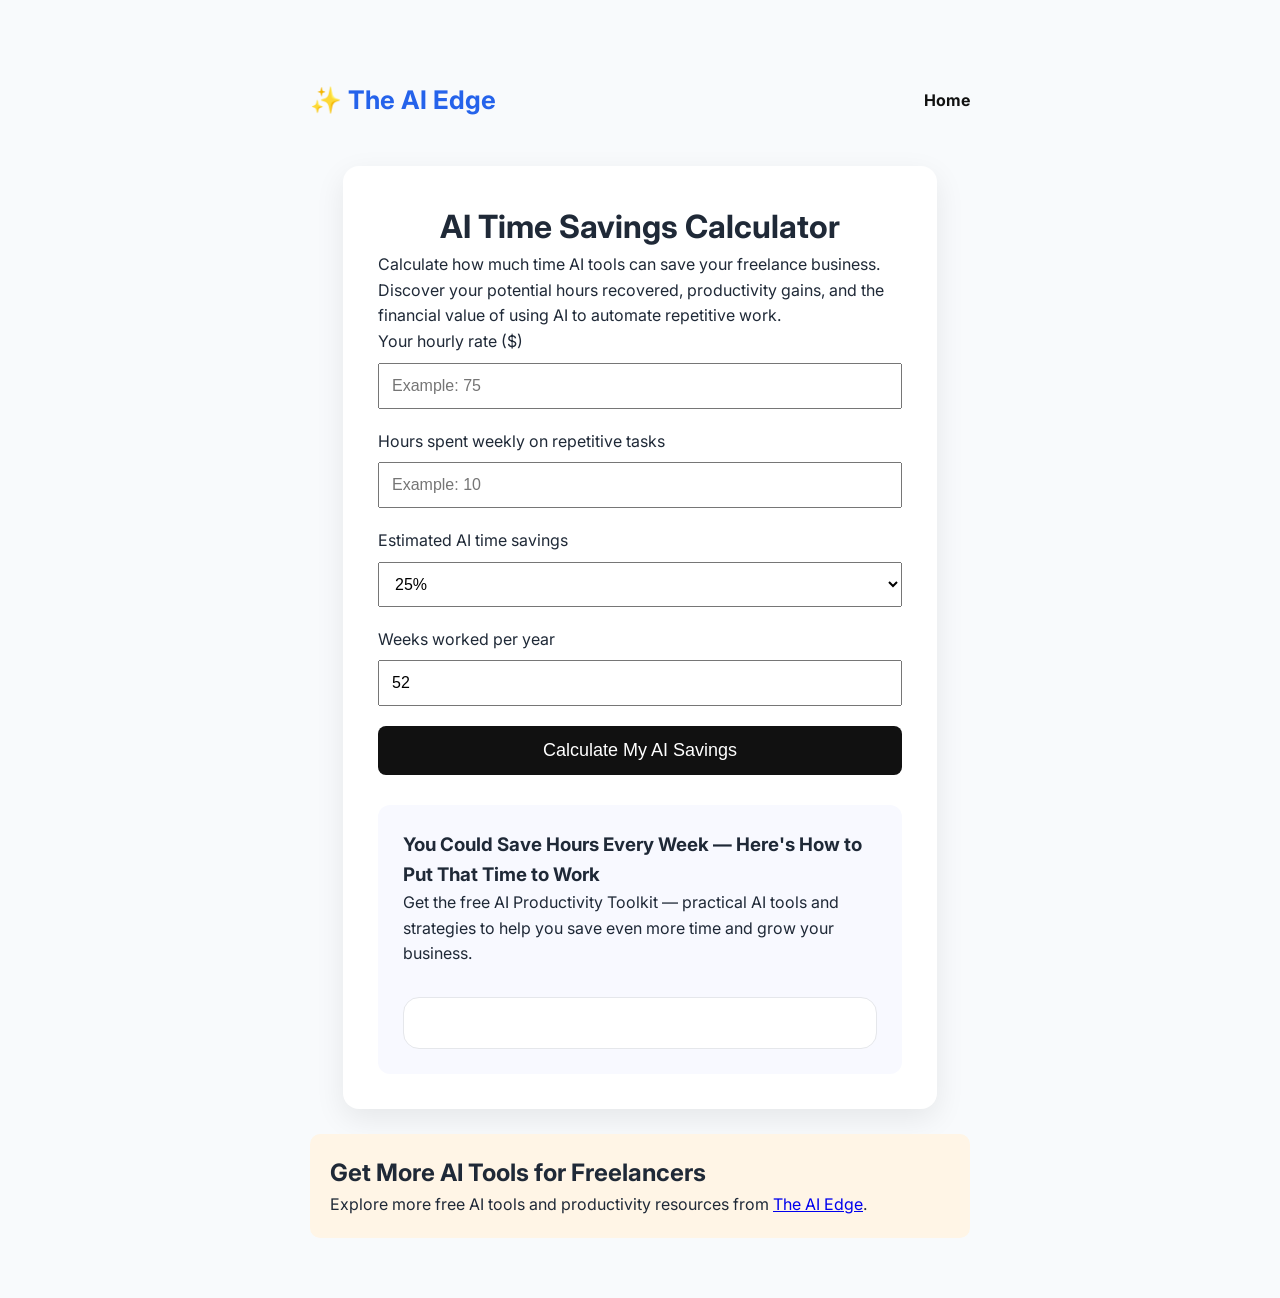
<file: ai-time-savings-calculator.html>
<!DOCTYPE html>
<html>
<head>
<!-- Google Tag Manager -->
<script>(function(w,d,s,l,i){w[l]=w[l]||[];w[l].push({'gtm.start':
new Date().getTime(),event:'gtm.js'});var f=d.getElementsByTagName(s)[0],
j=d.createElement(s),dl=l!='dataLayer'?'&l='+l:'';j.async=true;j.src=
'https://www.googletagmanager.com/gtm.js?id='+i+dl;f.parentNode.insertBefore(j,f);
})(window,document,'script','dataLayer','GTM-NW8MKMSH');</script>
<!-- End Google Tag Manager -->
<script async src="https://www.googletagmanager.com/gtag/js?id=G-TGD9NBG77E"></script>

<script>
window.dataLayer = window.dataLayer || [];

function gtag(){dataLayer.push(arguments);}

gtag('js', new Date());

gtag('config', 'G-TGD9NBG77E');
</script>
<title>AI Time Savings Calculator for Freelancers | The AI Edge</title>

<meta name="description" content="Calculate how much time and money AI tools can save your freelance business. Estimate weekly hours saved, annual productivity gains, and the value of your recovered time.">

<style>

body {
    font-family: Arial, sans-serif;
    max-width: 700px;
    margin: 40px auto;
    padding: 20px;
    background:#f7f7f7;
}

.container {

    background:white;
    padding:35px;
    border-radius:16px;
    box-shadow:0 10px 30px rgba(0,0,0,.08);
    margin-top:20px;

}

h1 {
    text-align:center;
}

input, select {
    width:100%;
    padding:12px;
    margin:8px 0 20px;
    font-size:16px;
}

button {
    width:100%;
    padding:14px;
    background:#111;
    color:white;
    border:none;
    border-radius:8px;
    font-size:18px;
    cursor:pointer;
}

button:hover {
    opacity:.85;
}

.result {
    margin-top:25px;
    padding:20px;
    background:#eef6ff;
    border-radius:10px;
    display:none;
}

.signup {
    margin-top:25px;
    padding:20px;
    background:#fff5e6;
    border-radius:10px;
}
#beehiiv-form {
    margin-top: 30px;
    padding: 25px;
    background: #ffffff;
    border-radius: 16px;
    border: 1px solid #e5e7eb;
}
.site-header {

display:flex;
justify-content:space-between;
align-items:center;
padding:20px 0;
margin-bottom:25px;

}


.logo {

font-size:28px;
font-weight:700;

}


.site-header a {

font-size:16px;
font-weight:bold;
text-decoration:none;
color:#111;

}
</style>
<script type="application/ld+json">
{
  "@context": "https://schema.org",
  "@type": "WebApplication",
  "name": "AI Time Savings Calculator",
  "description": "Calculate how much time and money AI tools can save your freelance business.",
  "applicationCategory": "BusinessApplication",
  "operatingSystem": "Web",
  "url": "https://lanurse92.github.io/freelance-calculator/ai-time-savings-calculator.html",
  "offers": {
    "@type": "Offer",
    "price": "0",
    "priceCurrency": "USD"
  }
}
</script>
<link rel="stylesheet" href="css/style.css">
</head>

<body>
<!-- Google Tag Manager (noscript) -->
<noscript><iframe src="https://www.googletagmanager.com/ns.html?id=GTM-NW8MKMSH"
height="0" width="0" style="display:none;visibility:hidden"></iframe></noscript>
<!-- End Google Tag Manager (noscript) -->
<div class="site-header">

    <div class="logo">
        ✨ The AI Edge
    </div>

    <a href="index.html">
        Home
    </a>

</div>

<div class="container">

<h1>AI Time Savings Calculator</h1>

<p>
Calculate how much time AI tools can save your freelance business. Discover your potential hours recovered, productivity gains, and the financial value of using AI to automate repetitive work.
</p>

<label>Your hourly rate ($)</label>
<input id="rate" type="number" placeholder="Example: 75">

<label>Hours spent weekly on repetitive tasks</label>
<input id="hours" type="number" placeholder="Example: 10">


<label>Estimated AI time savings</label>

<select id="saving">
<option value="0.25">25%</option>
<option value="0.50">50%</option>
<option value="0.75">75%</option>
</select>


<label>Weeks worked per year</label>

<input id="weeks" type="number" value="52">

<button onclick="calculate(); trackCalculator()">
Calculate My AI Savings
</button>

<div class="result" id="result">

    <h2>Your AI Savings Results</h2>

    <div class="result-grid">

        <div class="result-card">
            <span>Time Saved</span>
            <strong id="timeSaved">--</strong>
        </div>

        <div class="result-card">
            <span>Monthly Value</span>
            <strong id="moneySaved">--</strong>
        </div>

        <div class="result-card">
            <span>Yearly Impact</span>
            <strong id="yearlySaved">--</strong>
        </div>

    </div>

</div>
    <div class="cta-box">

    <h3>You Could Save <span id="ctaTimeHighlight">Hours</span> Every Week — Here's How to Put That Time to Work</h3>

    <p>
        Get the free AI Productivity Toolkit — practical AI tools and
        strategies to help you save even more time and grow your business.
    </p>

    <div id="beehiiv-form">

        <script async src="https://subscribe-forms.beehiiv.com/v3/loader.js" data-beehiiv-form="bd93e433-dab6-4eb0-808a-efa3aaccf06a"></script>

    </div>
</div>

</div>

<div class="signup">

<h2>Get More AI Tools for Freelancers</h2>

<p>
    Explore more free AI tools and productivity resources from 
    <a href="index.html">The AI Edge</a>.
</p>

</div>


<script>

function calculate(){
let rate = Number(document.getElementById("rate").value);
let hours = Number(document.getElementById("hours").value);
let saving = Number(document.getElementById("saving").value);
let weeks = Number(document.getElementById("weeks").value);


let savedHoursWeekly = hours * saving;

let savedHoursYearly = savedHoursWeekly * weeks;

let value = savedHoursYearly * rate;

// Save calculator values for the homepage
localStorage.setItem("aiRate", rate.toFixed(0));

localStorage.setItem(
    "aiTimeSaved",
    Math.round(savedHoursWeekly)
);

localStorage.setItem(
    "aiAnnualValue",
    Math.round(value)
);


document.getElementById("result").style.display="block";


document.getElementById("result").innerHTML = `

<h2>Your AI Savings Results</h2>

<div class="result-grid">

    <div class="result-card">
        <h3>Hours Saved Weekly</h3>
        <p>${savedHoursWeekly.toFixed(1)} hours</p>
    </div>

    <div class="result-card">
        <h3>Hours Saved Monthly</h3>
        <p>${(savedHoursYearly / 12).toFixed(0)} hours</p>
    </div>

    <div class="result-card">
        <h3>Hours Saved Yearly</h3>
        <p>${savedHoursYearly.toFixed(0)} hours</p>
    </div>

    <div class="result-card">
        <h3>Annual Value</h3>
        <p>$${value.toLocaleString()}</p>
    </div>

</div>

</div>

<p>
That's the equivalent of gaining more time without adding extra working hours.
</p>
<div class="share-results">
    <button type="button" onclick="shareTimeSavings()">
        Share My Results
    </button>
</div>
`;
document.getElementById("ctaTimeHighlight").textContent = savedHoursWeekly.toFixed(1) + " Hours";
document.getElementById("result").scrollIntoView({ behavior: "smooth", block: "start" });

}
function trackCalculator(){

    gtag('event', 'calculator_completed', {
        calculator_name: 'AI Time Savings Calculator'
    });
    if (typeof fbq === "function") {
        fbq('trackCustom', 'calculator_completed', {
            calculator_name: 'AI Time Savings Calculator'
        });
    }

}
function trackToolkitClick() {
    if (typeof gtag === "function") {
        gtag("event", "free_toolkit_clicked", {
            event_category: "conversion",
            event_label: "AI Time Savings Calculator"
        });
    }
    if (typeof fbq === "function") {
        fbq("trackCustom", "free_toolkit_clicked", {
            event_category: "conversion",
            event_label: "AI Time Savings Calculator"
        });
    }
}
function shareTimeSavings() {
gtag('event', 'share_results', {
    calculator_name: 'AI Time Savings Calculator'
});
    const results =
        document.querySelector(".result-grid").innerText;

    const shareText =
        "I just calculated how much time AI could save me: " +
        results +
        " — using The AI Edge AI Time Savings Calculator.";

    if (navigator.share) {

        navigator.share({
            title: "My AI Time Savings",
            text: shareText,
            url: window.location.href
        });

    } else {

        navigator.clipboard.writeText(
            shareText + " " + window.location.href
        );

        alert("Your results have been copied. You can paste them anywhere to share!");
    }
}
</script>

<script>
document.addEventListener("DOMContentLoaded", function () {

    const savedRate = localStorage.getItem("aiRate");
    const savedTime = localStorage.getItem("aiTimeSaved");
    const savedAnnual = localStorage.getItem("aiAnnualValue");

    if (savedRate !== null) {
        const rateCard = document.getElementById("rateValue");

        if (rateCard) {
            rateCard.textContent = "$" + savedRate + "/hr";
        }
    }

    if (savedTime !== null) {
        const timeCard = document.getElementById("timeValue");

        if (timeCard) {
            timeCard.textContent = savedTime + " hrs";
        }
    }

    if (savedAnnual !== null) {
        const annualCard = document.getElementById("annualValue");

        if (annualCard) {
            annualCard.textContent =
                "$" + Number(savedAnnual).toLocaleString();
        }
    }

});
// Fires once, first time a user touches any input
let calculatorStarted = false;
function trackCalculatorStarted() {
  if (calculatorStarted) return;
  calculatorStarted = true;
  if (typeof gtag === "function") {
    gtag("event", "calculator_started", {
      calculator_name: "AI Time Savings Calculator"
    });
  }
  if (typeof fbq === "function") {
    fbq("trackCustom", "calculator_started", {
      calculator_name: "AI Time Savings Calculator"
    });
  }
}
document.querySelectorAll("#rate, #hours, #saving, #weeks")
  .forEach(el => el.addEventListener("input", trackCalculatorStarted, { once: true }));

// Track when the CTA box scrolls into view
const toolkitEl = document.querySelector(".cta-box");
if (toolkitEl && "IntersectionObserver" in window) {
const toolkitObserver = new IntersectionObserver((entries) => {
    entries.forEach(entry => {
      if (entry.isIntersecting && typeof gtag === "function") {
        gtag("event", "toolkit_cta_viewed", {
          calculator_name: "AI Time Savings Calculator"
        });
        if (typeof fbq === "function") {
          fbq("trackCustom", "toolkit_cta_viewed", {
            calculator_name: "AI Time Savings Calculator"
          });
        }
        toolkitObserver.disconnect();
      }
    });
  }, { threshold: 0.1 });
    toolkitObserver.observe(toolkitEl);
}

// Wire up the existing (currently unused) trackToolkitClick function
document.querySelector(".cta-box")?.addEventListener("click", function () {
  trackToolkitClick();
}, { once: true });
</script>


</body>
</html>
</file>
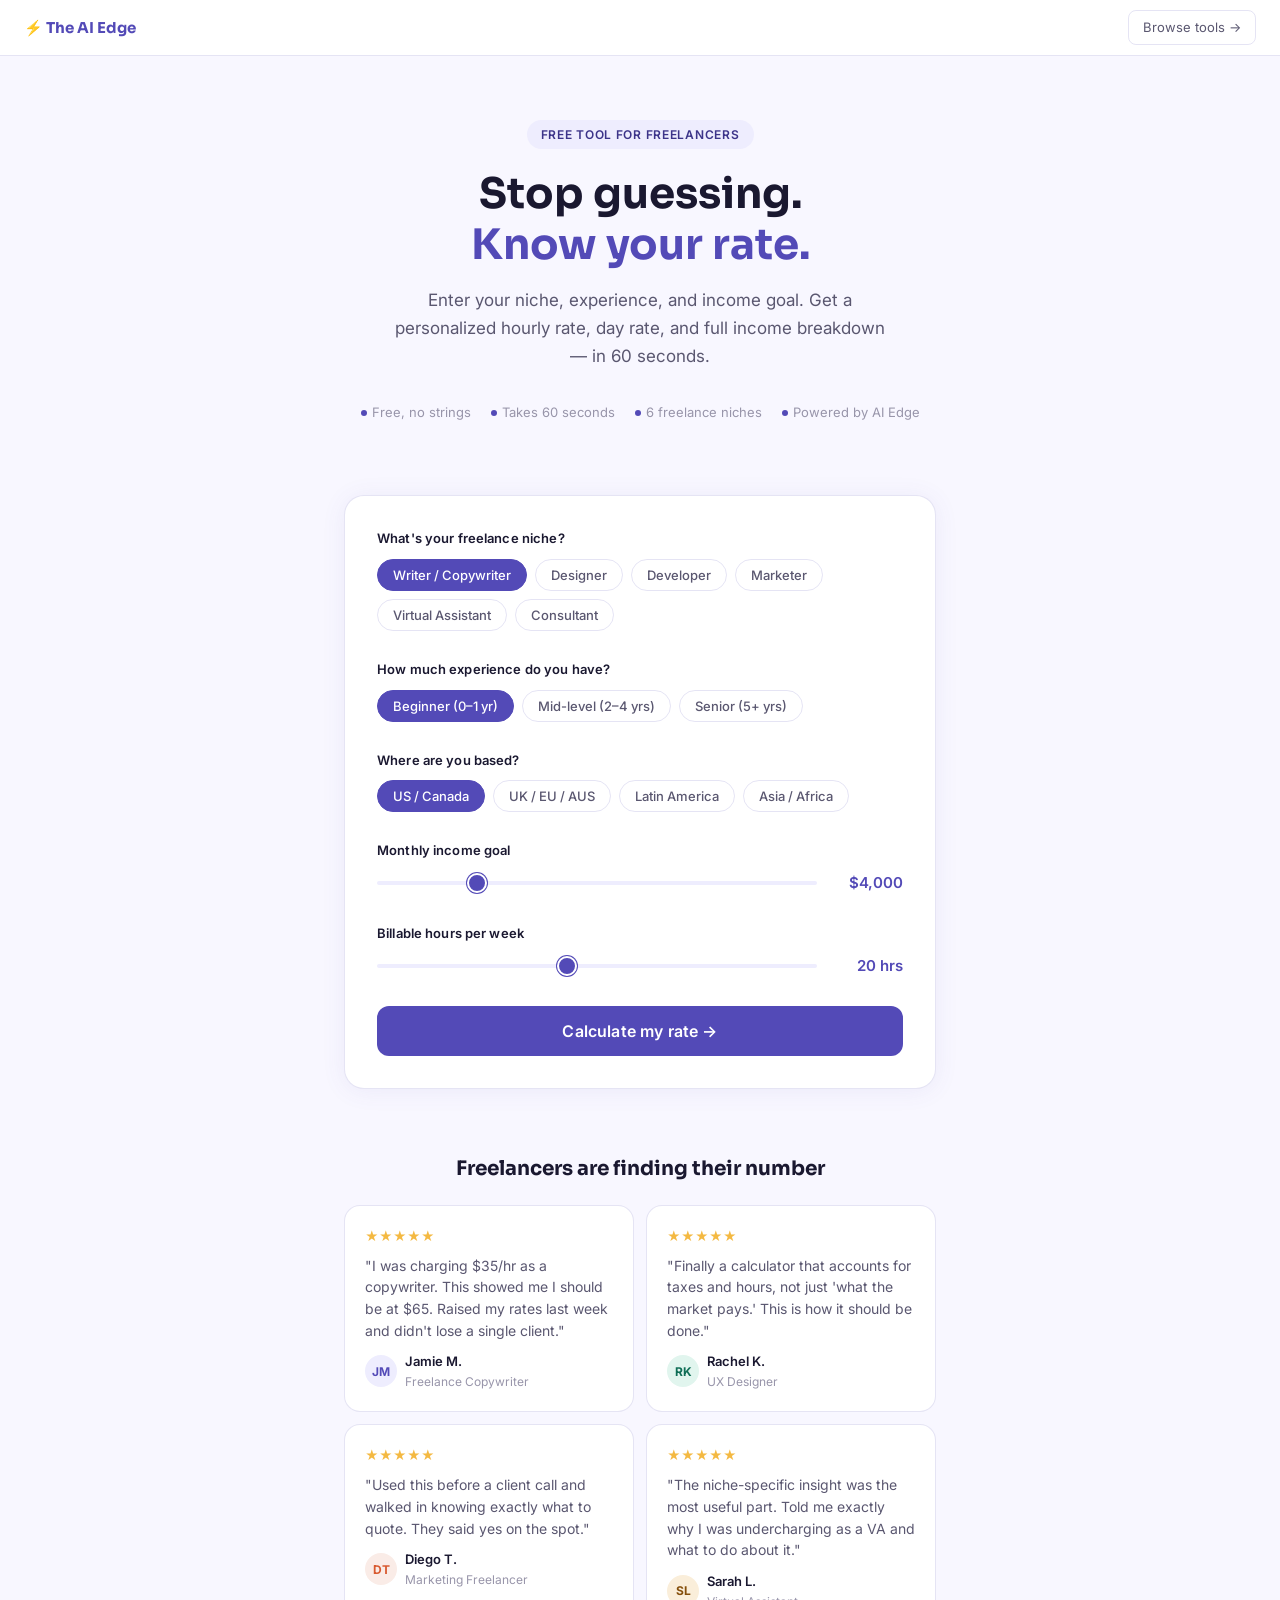
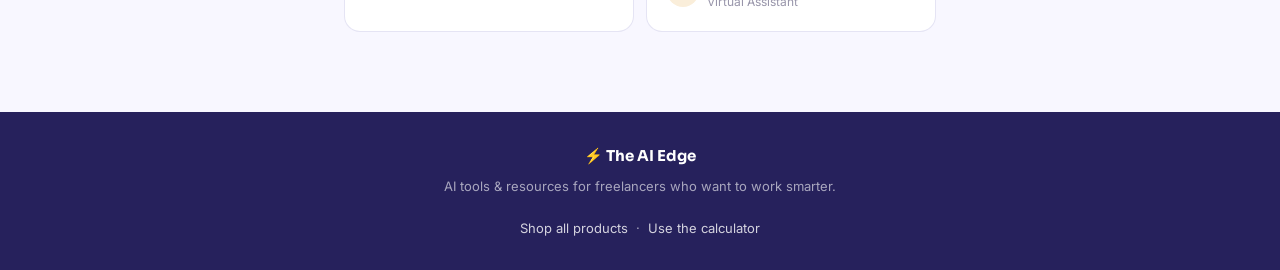
<file: landing-page (1).html>
<!DOCTYPE html>
<html lang="en">
<head>
<meta charset="UTF-8" />
<meta name="viewport" content="width=device-width, initial-scale=1.0" />
<title>Free Freelance Rate Calculator — Know Your Worth in 60 Seconds</title>
<meta name="description" content="Stop guessing what to charge. Get your personalized hourly rate, day rate, and income breakdown based on your niche, experience, and income goals." />
<link rel="preconnect" href="https://fonts.googleapis.com" />
<link href="https://fonts.googleapis.com/css2?family=Inter:wght@400;500;600&family=Sora:wght@600;700&display=swap" rel="stylesheet" />
<style>
*, *::before, *::after { box-sizing: border-box; margin: 0; padding: 0; }

:root {
  --purple-900: #26215C;
  --purple-800: #3C3489;
  --purple-700: #534AB7;
  --purple-600: #6B62CC;
  --purple-100: #EEEDFE;
  --purple-50: #F5F4FF;
  --coral: #D85A30;
  --coral-light: #FAECE7;
  --text-primary: #1A1830;
  --text-secondary: #5A5770;
  --text-muted: #9895AA;
  --border: rgba(83,74,183,0.15);
  --bg: #F8F7FF;
  --white: #FFFFFF;
  --success: #0F6E56;
  --success-bg: #E1F5EE;
}

html { scroll-behavior: smooth; }

body {
  font-family: 'Inter', sans-serif;
  background: var(--bg);
  color: var(--text-primary);
  line-height: 1.6;
  min-height: 100vh;
}

/* NAV */
nav {
  background: var(--white);
  border-bottom: 1px solid var(--border);
  padding: 0 1.5rem;
  height: 56px;
  display: flex;
  align-items: center;
  justify-content: space-between;
  position: sticky;
  top: 0;
  z-index: 100;
}
.nav-logo {
  font-family: 'Sora', sans-serif;
  font-size: 15px;
  font-weight: 700;
  color: var(--purple-700);
  text-decoration: none;
}
.nav-cta {
  font-size: 13px;
  color: var(--text-secondary);
  text-decoration: none;
  border: 1px solid var(--border);
  padding: 6px 14px;
  border-radius: 8px;
  transition: all 0.15s;
}
.nav-cta:hover { background: var(--purple-50); color: var(--purple-700); }

/* HERO */
.hero {
  max-width: 680px;
  margin: 0 auto;
  padding: 4rem 1.5rem 2rem;
  text-align: center;
}
.hero-eyebrow {
  display: inline-block;
  background: var(--purple-100);
  color: var(--purple-800);
  font-size: 12px;
  font-weight: 600;
  letter-spacing: 0.06em;
  text-transform: uppercase;
  padding: 5px 14px;
  border-radius: 99px;
  margin-bottom: 1.25rem;
}
.hero h1 {
  font-family: 'Sora', sans-serif;
  font-size: clamp(28px, 5vw, 42px);
  font-weight: 700;
  color: var(--text-primary);
  line-height: 1.2;
  margin-bottom: 1rem;
}
.hero h1 em {
  font-style: normal;
  color: var(--purple-700);
}
.hero p {
  font-size: 17px;
  color: var(--text-secondary);
  max-width: 500px;
  margin: 0 auto 2rem;
  line-height: 1.65;
}
.trust-row {
  display: flex;
  align-items: center;
  justify-content: center;
  gap: 20px;
  flex-wrap: wrap;
  font-size: 13px;
  color: var(--text-muted);
  margin-bottom: 2.5rem;
}
.trust-row span { display: flex; align-items: center; gap: 5px; }
.trust-dot { width: 6px; height: 6px; background: var(--purple-700); border-radius: 50%; }

/* CALCULATOR CARD */
.calc-card {
  max-width: 640px;
  margin: 0 auto;
  padding: 0 1.5rem 4rem;
}
.card {
  background: var(--white);
  border: 1px solid var(--border);
  border-radius: 20px;
  padding: 2rem;
  box-shadow: 0 2px 24px rgba(83,74,183,0.08);
}

.field-group { margin-bottom: 1.75rem; }
.field-label {
  font-size: 13px;
  font-weight: 600;
  color: var(--text-primary);
  margin-bottom: 10px;
  display: block;
  letter-spacing: 0.01em;
}
.toggle-row {
  display: flex;
  flex-wrap: wrap;
  gap: 8px;
}
.toggle-btn {
  font-size: 13px;
  font-weight: 500;
  padding: 7px 15px;
  border-radius: 99px;
  border: 1.5px solid var(--border);
  background: transparent;
  color: var(--text-secondary);
  cursor: pointer;
  transition: all 0.15s;
  font-family: 'Inter', sans-serif;
}
.toggle-btn:hover { border-color: var(--purple-600); color: var(--purple-700); }
.toggle-btn.active {
  background: var(--purple-700);
  border-color: var(--purple-700);
  color: #fff;
}

.slider-wrap {
  display: flex;
  align-items: center;
  gap: 14px;
}
.slider-wrap input[type="range"] {
  flex: 1;
  height: 4px;
  -webkit-appearance: none;
  appearance: none;
  background: var(--purple-100);
  border-radius: 99px;
  outline: none;
  cursor: pointer;
}
.slider-wrap input[type="range"]::-webkit-slider-thumb {
  -webkit-appearance: none;
  width: 20px;
  height: 20px;
  border-radius: 50%;
  background: var(--purple-700);
  border: 2px solid #fff;
  box-shadow: 0 0 0 1px var(--purple-700);
  cursor: pointer;
}
.slider-val {
  font-size: 15px;
  font-weight: 600;
  color: var(--purple-700);
  min-width: 72px;
  text-align: right;
}

.divider {
  border: none;
  border-top: 1px solid var(--border);
  margin: 1.75rem 0;
}

/* CALC BUTTON */
.calc-btn {
  width: 100%;
  padding: 15px;
  background: var(--purple-700);
  color: #fff;
  border: none;
  border-radius: 12px;
  font-family: 'Inter', sans-serif;
  font-size: 16px;
  font-weight: 600;
  cursor: pointer;
  transition: all 0.15s;
  letter-spacing: 0.01em;
}
.calc-btn:hover { background: var(--purple-800); transform: translateY(-1px); }
.calc-btn:active { transform: translateY(0); }

/* EMAIL GATE */
.gate {
  text-align: center;
  padding: 1rem 0;
  display: none;
}
.gate-icon {
  width: 52px;
  height: 52px;
  background: var(--purple-100);
  border-radius: 50%;
  display: flex;
  align-items: center;
  justify-content: center;
  margin: 0 auto 1rem;
  font-size: 22px;
}
.gate h2 {
  font-family: 'Sora', sans-serif;
  font-size: 20px;
  font-weight: 700;
  margin-bottom: 8px;
  color: var(--text-primary);
}
.gate p {
  font-size: 14px;
  color: var(--text-secondary);
  margin-bottom: 1.25rem;
  line-height: 1.55;
}
.gate input[type="email"] {
  width: 100%;
  padding: 12px 16px;
  border: 1.5px solid var(--border);
  border-radius: 10px;
  font-family: 'Inter', sans-serif;
  font-size: 15px;
  color: var(--text-primary);
  background: var(--white);
  margin-bottom: 10px;
  outline: none;
  transition: border 0.15s;
}
.gate input[type="email"]:focus { border-color: var(--purple-600); }
.gate input[type="email"].error { border-color: var(--coral); }
.gate-note {
  font-size: 12px;
  color: var(--text-muted);
  margin-top: 8px;
}

/* RESULTS */
.results { display: none; }
.results-header {
  display: flex;
  align-items: center;
  gap: 10px;
  margin-bottom: 1.5rem;
}
.results-badge {
  background: var(--success-bg);
  color: var(--success);
  font-size: 12px;
  font-weight: 600;
  padding: 4px 12px;
  border-radius: 99px;
  letter-spacing: 0.04em;
}
.metrics-grid {
  display: grid;
  grid-template-columns: repeat(3, 1fr);
  gap: 10px;
  margin-bottom: 1.5rem;
}
.metric {
  background: var(--purple-50);
  border: 1px solid var(--border);
  border-radius: 12px;
  padding: 1rem 0.75rem;
  text-align: center;
}
.metric-label {
  font-size: 12px;
  color: var(--text-muted);
  font-weight: 500;
  margin-bottom: 6px;
}
.metric-val {
  font-family: 'Sora', sans-serif;
  font-size: 26px;
  font-weight: 700;
  color: var(--purple-700);
}
.metric-sub { font-size: 11px; color: var(--text-muted); margin-top: 2px; }

.breakdown-card {
  background: var(--bg);
  border: 1px solid var(--border);
  border-radius: 12px;
  padding: 1rem 1.25rem;
  margin-bottom: 1.25rem;
}
.breakdown-row {
  display: flex;
  justify-content: space-between;
  align-items: center;
  padding: 5px 0;
  font-size: 14px;
}
.breakdown-row:not(:last-child) { border-bottom: 1px solid var(--border); }
.breakdown-label { color: var(--text-secondary); }
.breakdown-val { font-weight: 600; color: var(--text-primary); }

.insight {
  background: var(--purple-100);
  border-radius: 12px;
  padding: 1rem 1.25rem;
  margin-bottom: 1.5rem;
}
.insight-eyebrow {
  font-size: 11px;
  font-weight: 700;
  letter-spacing: 0.08em;
  text-transform: uppercase;
  color: var(--purple-600);
  margin-bottom: 6px;
}
.insight p { font-size: 14px; color: var(--purple-900); line-height: 1.6; }

.cta-stack { display: flex; flex-direction: column; gap: 10px; }
.cta-primary {
  display: block;
  width: 100%;
  padding: 14px;
  background: var(--purple-700);
  color: #fff;
  text-align: center;
  border-radius: 12px;
  font-weight: 600;
  font-size: 15px;
  text-decoration: none;
  transition: all 0.15s;
  font-family: 'Inter', sans-serif;
  border: none;
  cursor: pointer;
}
.cta-primary:hover { background: var(--purple-800); }
.cta-secondary {
  display: block;
  width: 100%;
  padding: 13px;
  background: transparent;
  color: var(--purple-700);
  text-align: center;
  border-radius: 12px;
  font-weight: 600;
  font-size: 15px;
  text-decoration: none;
  border: 1.5px solid var(--border);
  transition: all 0.15s;
  font-family: 'Inter', sans-serif;
  cursor: pointer;
}
.cta-secondary:hover { background: var(--purple-50); border-color: var(--purple-600); }
.cta-caption {
  text-align: center;
  font-size: 12px;
  color: var(--text-muted);
  margin-top: 4px;
}

/* SOCIAL PROOF */
.proof-section {
  max-width: 640px;
  margin: 0 auto 5rem;
  padding: 0 1.5rem;
}
.proof-section h3 {
  font-family: 'Sora', sans-serif;
  font-size: 20px;
  font-weight: 700;
  text-align: center;
  margin-bottom: 1.25rem;
  color: var(--text-primary);
}
.proof-grid { display: grid; grid-template-columns: 1fr 1fr; gap: 12px; }
.proof-card {
  background: var(--white);
  border: 1px solid var(--border);
  border-radius: 16px;
  padding: 1.25rem;
}
.proof-stars { color: #F4B942; font-size: 13px; margin-bottom: 8px; }
.proof-text { font-size: 14px; color: var(--text-secondary); line-height: 1.55; margin-bottom: 10px; }
.proof-author { display: flex; align-items: center; gap: 8px; }
.proof-avatar {
  width: 32px;
  height: 32px;
  border-radius: 50%;
  display: flex;
  align-items: center;
  justify-content: center;
  font-size: 12px;
  font-weight: 700;
  flex-shrink: 0;
}
.av-purple { background: var(--purple-100); color: var(--purple-700); }
.av-coral { background: var(--coral-light); color: var(--coral); }
.av-teal { background: #E1F5EE; color: #0F6E56; }
.av-amber { background: #FAEEDA; color: #854F0B; }
.proof-name { font-size: 13px; font-weight: 600; color: var(--text-primary); }
.proof-role { font-size: 12px; color: var(--text-muted); }

/* FOOTER */
footer {
  background: var(--purple-900);
  color: rgba(255,255,255,0.6);
  text-align: center;
  padding: 2rem 1.5rem;
  font-size: 13px;
}
footer a { color: rgba(255,255,255,0.8); text-decoration: none; }
footer a:hover { color: #fff; }
footer .footer-brand {
  font-family: 'Sora', sans-serif;
  color: #fff;
  font-weight: 700;
  font-size: 15px;
  display: block;
  margin-bottom: 8px;
}

.hidden { display: none !important; }

@media (max-width: 480px) {
  .metrics-grid { grid-template-columns: 1fr 1fr; }
  .metrics-grid .metric:last-child { grid-column: span 2; }
  .proof-grid { grid-template-columns: 1fr; }
  .hero h1 { font-size: 26px; }
}
</style>
</head>
<body>

<nav>
  <a class="nav-logo" href="#">⚡ The AI Edge</a>
  <a class="nav-cta" href="https://lairmore6.gumroad.com" target="_blank">Browse tools →</a>
</nav>

<section class="hero">
  <span class="hero-eyebrow">Free Tool for Freelancers</span>
  <h1>Stop guessing.<br><em>Know your rate.</em></h1>
  <p>Enter your niche, experience, and income goal. Get a personalized hourly rate, day rate, and full income breakdown — in 60 seconds.</p>
  <div class="trust-row">
    <span><span class="trust-dot"></span>Free, no strings</span>
    <span><span class="trust-dot"></span>Takes 60 seconds</span>
    <span><span class="trust-dot"></span>6 freelance niches</span>
    <span><span class="trust-dot"></span>Powered by AI Edge</span>
  </div>
</section>

<div class="calc-card">
  <div class="card">

    <!-- FORM -->
    <div id="form-section">
      <div class="field-group">
        <label class="field-label">What's your freelance niche?</label>
        <div class="toggle-row" id="niche-group">
          <button class="toggle-btn active" data-val="writer">Writer / Copywriter</button>
          <button class="toggle-btn" data-val="designer">Designer</button>
          <button class="toggle-btn" data-val="developer">Developer</button>
          <button class="toggle-btn" data-val="marketer">Marketer</button>
          <button class="toggle-btn" data-val="va">Virtual Assistant</button>
          <button class="toggle-btn" data-val="consultant">Consultant</button>
        </div>
      </div>

      <div class="field-group">
        <label class="field-label">How much experience do you have?</label>
        <div class="toggle-row" id="exp-group">
          <button class="toggle-btn active" data-val="beginner">Beginner (0–1 yr)</button>
          <button class="toggle-btn" data-val="mid">Mid-level (2–4 yrs)</button>
          <button class="toggle-btn" data-val="senior">Senior (5+ yrs)</button>
        </div>
      </div>

      <div class="field-group">
        <label class="field-label">Where are you based?</label>
        <div class="toggle-row" id="location-group">
          <button class="toggle-btn active" data-val="us">US / Canada</button>
          <button class="toggle-btn" data-val="uk">UK / EU / AUS</button>
          <button class="toggle-btn" data-val="latam">Latin America</button>
          <button class="toggle-btn" data-val="asia">Asia / Africa</button>
        </div>
      </div>

      <div class="field-group">
        <label class="field-label">Monthly income goal</label>
        <div class="slider-wrap">
          <input type="range" id="income-slider" min="1000" max="15000" step="500" value="4000" />
          <span class="slider-val" id="income-display">$4,000</span>
        </div>
      </div>

      <div class="field-group">
        <label class="field-label">Billable hours per week</label>
        <div class="slider-wrap">
          <input type="range" id="hours-slider" min="5" max="40" step="5" value="20" />
          <span class="slider-val" id="hours-display">20 hrs</span>
        </div>
      </div>

      <button class="calc-btn" id="calc-btn">Calculate my rate →</button>
    </div>

    <!-- EMAIL GATE -->
    <div class="gate" id="gate-section">
      <div class="gate-icon">🔒</div>
      <h2>Your rates are ready!</h2>
      <p>Drop your email to unlock your personalized breakdown. You'll also get weekly AI tools and tips for freelancers — unsubscribe anytime.</p>
      <input type="email" id="email-input" placeholder="your@email.com" />
      <button class="calc-btn" id="unlock-btn">Unlock my rates →</button>
      <p class="gate-note">No spam. Unsubscribe with one click anytime.</p>
    </div>

    <!-- RESULTS -->
    <div class="results" id="results-section">
      <div class="results-header">
        <span class="results-badge">✓ Your results</span>
      </div>

      <div class="metrics-grid">
        <div class="metric">
          <div class="metric-label">Hourly rate</div>
          <div class="metric-val" id="r-hourly">—</div>
          <div class="metric-sub">per hour</div>
        </div>
        <div class="metric">
          <div class="metric-label">Day rate</div>
          <div class="metric-val" id="r-day">—</div>
          <div class="metric-sub">per day</div>
        </div>
        <div class="metric">
          <div class="metric-label">Project rate</div>
          <div class="metric-val" id="r-project">—</div>
          <div class="metric-sub">starting from</div>
        </div>
      </div>

      <div class="breakdown-card">
        <div class="breakdown-row">
          <span class="breakdown-label">Monthly income goal</span>
          <span class="breakdown-val" id="b-goal">—</span>
        </div>
        <div class="breakdown-row">
          <span class="breakdown-label">Billable hours / month</span>
          <span class="breakdown-val" id="b-hours">—</span>
        </div>
        <div class="breakdown-row">
          <span class="breakdown-label">Taxes & overhead (30%)</span>
          <span class="breakdown-val" id="b-tax">—</span>
        </div>
        <div class="breakdown-row">
          <span class="breakdown-label">Minimum viable rate</span>
          <span class="breakdown-val" id="b-min">—</span>
        </div>
      </div>

      <div class="insight">
        <div class="insight-eyebrow">💡 Insight for you</div>
        <p id="insight-text"></p>
      </div>

      <p style="font-size:14px; color: var(--text-secondary); margin-bottom:12px; text-align:center;">
        Ready to land clients at this rate? These tools will help:
      </p>
      <div class="cta-stack">
        <a class="cta-primary" href="https://lairmore6.gumroad.com" target="_blank">
          Get the AI Freelancer Prompt Pack — $27 →
        </a>
        <a class="cta-secondary" href="https://lairmore6.gumroad.com" target="_blank">
          Browse all freelancer tools
        </a>
      </div>
      <p class="cta-caption">50 AI prompts for getting clients, writing proposals & raising your rates</p>
    </div>

  </div>
</div>

<!-- SOCIAL PROOF -->
<div class="proof-section">
  <h3>Freelancers are finding their number</h3>
  <div class="proof-grid">
    <div class="proof-card">
      <div class="proof-stars">★★★★★</div>
      <p class="proof-text">"I was charging $35/hr as a copywriter. This showed me I should be at $65. Raised my rates last week and didn't lose a single client."</p>
      <div class="proof-author">
        <div class="proof-avatar av-purple">JM</div>
        <div>
          <div class="proof-name">Jamie M.</div>
          <div class="proof-role">Freelance Copywriter</div>
        </div>
      </div>
    </div>
    <div class="proof-card">
      <div class="proof-stars">★★★★★</div>
      <p class="proof-text">"Finally a calculator that accounts for taxes and hours, not just 'what the market pays.' This is how it should be done."</p>
      <div class="proof-author">
        <div class="proof-avatar av-teal">RK</div>
        <div>
          <div class="proof-name">Rachel K.</div>
          <div class="proof-role">UX Designer</div>
        </div>
      </div>
    </div>
    <div class="proof-card">
      <div class="proof-stars">★★★★★</div>
      <p class="proof-text">"Used this before a client call and walked in knowing exactly what to quote. They said yes on the spot."</p>
      <div class="proof-author">
        <div class="proof-avatar av-coral">DT</div>
        <div>
          <div class="proof-name">Diego T.</div>
          <div class="proof-role">Marketing Freelancer</div>
        </div>
      </div>
    </div>
    <div class="proof-card">
      <div class="proof-stars">★★★★★</div>
      <p class="proof-text">"The niche-specific insight was the most useful part. Told me exactly why I was undercharging as a VA and what to do about it."</p>
      <div class="proof-author">
        <div class="proof-avatar av-amber">SL</div>
        <div>
          <div class="proof-name">Sarah L.</div>
          <div class="proof-role">Virtual Assistant</div>
        </div>
      </div>
    </div>
  </div>
</div>

<footer>
  <span class="footer-brand">⚡ The AI Edge</span>
  AI tools & resources for freelancers who want to work smarter.<br /><br />
  <a href="https://lairmore6.gumroad.com" target="_blank">Shop all products</a> &nbsp;·&nbsp;
  <a href="#" id="footer-calc-link">Use the calculator</a>
</footer>

<script>
const niches = {
  writer:     { base: 45, label: "writer/copywriter", insight: "Writers often undercharge by 40%. One great portfolio case study — with real results — can justify doubling your rate overnight. Lead with outcomes, not deliverables." },
  designer:   { base: 60, label: "designer",           insight: "Designers who specialize (SaaS UI, brand identity, pitch decks) command 2–3× generalist rates. Picking a focus is the fastest way to raise your prices guilt-free." },
  developer:  { base: 80, label: "developer",          insight: "Developers are in high demand. If you're under $75/hr, you're likely leaving money on the table — most clients expect to pay $80–150/hr for solid work." },
  marketer:   { base: 55, label: "marketer",           insight: "Marketers who lead with ROI — not just deliverables — can charge premium rates. Track results in every project and open every proposal with a number." },
  va:         { base: 30, label: "virtual assistant",  insight: "VA rates rise fast with specialization. Executive support, social media, or bookkeeping VAs all command significantly higher rates than general admins." },
  consultant: { base: 90, label: "consultant",         insight: "Consultants are often best served by project or retainer pricing over hourly — it decouples your value from your time and opens the door to much higher total income." }
};
const expMult = { beginner: 0.7, mid: 1.0, senior: 1.5 };
const locMult = { us: 1.0, uk: 0.9, latam: 0.55, asia: 0.45 };

let selectedNiche = "writer", selectedExp = "beginner", selectedLocation = "us";
let monthlyGoal = 4000, weeklyHours = 20;

function setupToggle(id, setter) {
  document.getElementById(id).addEventListener("click", e => {
    const btn = e.target.closest(".toggle-btn");
    if (!btn) return;
    document.querySelectorAll("#" + id + " .toggle-btn").forEach(b => b.classList.remove("active"));
    btn.classList.add("active");
    setter(btn.dataset.val);
  });
}
setupToggle("niche-group", v => selectedNiche = v);
setupToggle("exp-group", v => selectedExp = v);
setupToggle("location-group", v => selectedLocation = v);

const incomeSlider = document.getElementById("income-slider");
incomeSlider.addEventListener("input", () => {
  monthlyGoal = parseInt(incomeSlider.value);
  document.getElementById("income-display").textContent = "$" + monthlyGoal.toLocaleString();
});

const hoursSlider = document.getElementById("hours-slider");
hoursSlider.addEventListener("input", () => {
  weeklyHours = parseInt(hoursSlider.value);
  document.getElementById("hours-display").textContent = weeklyHours + " hrs";
});

document.getElementById("calc-btn").addEventListener("click", () => {
  document.getElementById("form-section").classList.add("hidden");
  document.getElementById("gate-section").style.display = "block";
});

document.getElementById("unlock-btn").addEventListener("click", () => {
  const emailEl = document.getElementById("email-input");
  const email = emailEl.value.trim();
  if (!email || !email.includes("@")) {
    emailEl.classList.add("error");
    return;
  }
  emailEl.classList.remove("error");

  // ---- BEEHIIV SUBSCRIPTION ----
  // Replace YOUR_PUBLICATION_ID below with your actual Beehiiv publication ID
  // You can find it in Beehiiv Settings > Publication Details
  const BEEHIIV_PUB_ID = "YOUR_PUBLICATION_ID";
  fetch("https://api.beehiiv.com/v2/publications/" + BEEHIIV_PUB_ID + "/subscriptions", {
    method: "POST",
    headers: { "Content-Type": "application/json" },
    body: JSON.stringify({
      email: email,
      utm_source: "rate-calculator",
      utm_medium: "tool",
      utm_campaign: "freelance-calculator",
      reactivate_existing: true,
      send_welcome_email: true
    })
  }).catch(() => {});
  // ---- END BEEHIIV ----

  document.getElementById("gate-section").style.display = "none";
  showResults();
});

function showResults() {
  const base = niches[selectedNiche].base;
  const mult = expMult[selectedExp] * locMult[selectedLocation];
  const marketRate = Math.round(base * mult);
  const monthlyHours = Math.round(weeklyHours * 4.3);
  const withTax = monthlyGoal * 1.3;
  const minRate = Math.round(withTax / monthlyHours);
  const hourly = Math.max(marketRate, minRate);
  const dayRate = Math.round(hourly * 7);
  const projectRate = Math.round(hourly * 10);

  document.getElementById("r-hourly").textContent = "$" + hourly;
  document.getElementById("r-day").textContent = "$" + dayRate;
  document.getElementById("r-project").textContent = "$" + projectRate + "+";
  document.getElementById("b-goal").textContent = "$" + monthlyGoal.toLocaleString();
  document.getElementById("b-hours").textContent = monthlyHours + " hrs";
  document.getElementById("b-tax").textContent = "$" + Math.round(monthlyGoal * 0.3).toLocaleString();
  document.getElementById("b-min").textContent = "$" + minRate + "/hr";
  document.getElementById("insight-text").textContent = niches[selectedNiche].insight;
  document.getElementById("results-section").style.display = "block";
}

document.getElementById("footer-calc-link").addEventListener("click", e => {
  e.preventDefault();
  window.scrollTo({ top: 0, behavior: "smooth" });
});
</script>
</body>
</html>
</file>
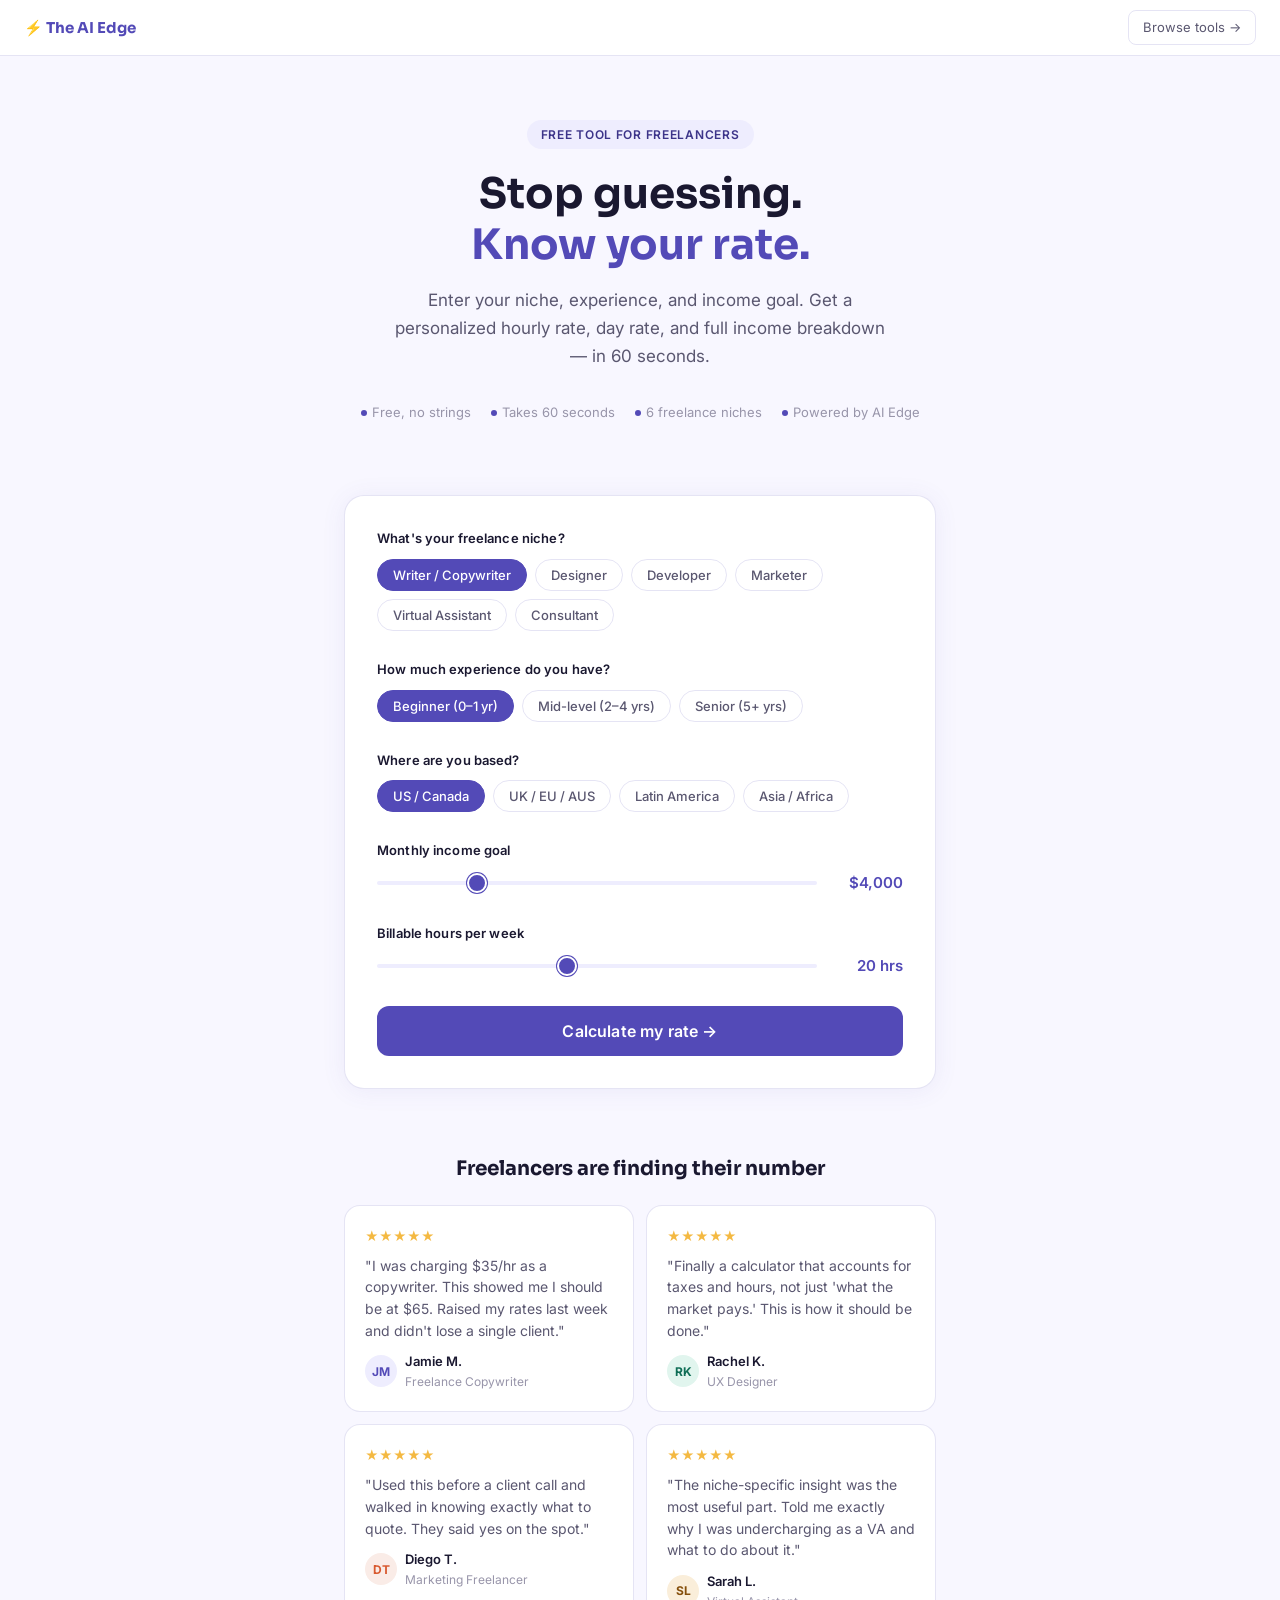
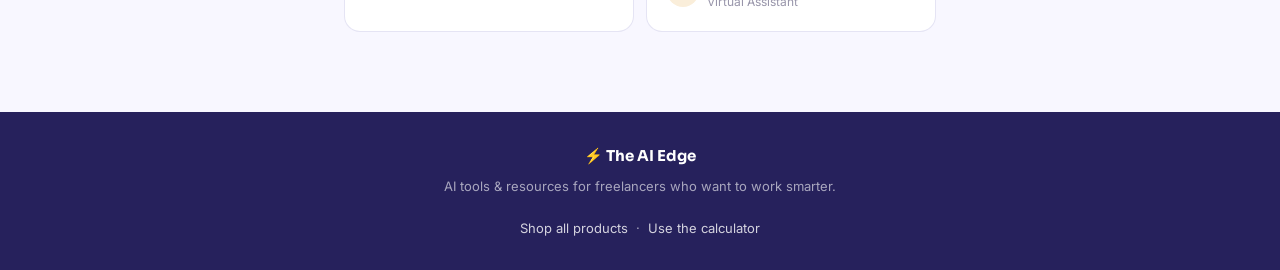
<file: landing-page (4).html>
<!DOCTYPE html>
<html lang="en">
<head>
<meta charset="UTF-8" />
<meta name="viewport" content="width=device-width, initial-scale=1.0" />
<title>Free Freelance Rate Calculator — Know Your Worth in 60 Seconds</title>
<meta name="description" content="Stop guessing what to charge. Get your personalized hourly rate, day rate, and income breakdown based on your niche, experience, and income goals." />
<link rel="preconnect" href="https://fonts.googleapis.com" />
<link href="https://fonts.googleapis.com/css2?family=Inter:wght@400;500;600&family=Sora:wght@600;700&display=swap" rel="stylesheet" />
<style>
*, *::before, *::after { box-sizing: border-box; margin: 0; padding: 0; }

:root {
  --purple-900: #26215C;
  --purple-800: #3C3489;
  --purple-700: #534AB7;
  --purple-600: #6B62CC;
  --purple-100: #EEEDFE;
  --purple-50: #F5F4FF;
  --coral: #D85A30;
  --coral-light: #FAECE7;
  --text-primary: #1A1830;
  --text-secondary: #5A5770;
  --text-muted: #9895AA;
  --border: rgba(83,74,183,0.15);
  --bg: #F8F7FF;
  --white: #FFFFFF;
  --success: #0F6E56;
  --success-bg: #E1F5EE;
}

html { scroll-behavior: smooth; }

body {
  font-family: 'Inter', sans-serif;
  background: var(--bg);
  color: var(--text-primary);
  line-height: 1.6;
  min-height: 100vh;
}

/* NAV */
nav {
  background: var(--white);
  border-bottom: 1px solid var(--border);
  padding: 0 1.5rem;
  height: 56px;
  display: flex;
  align-items: center;
  justify-content: space-between;
  position: sticky;
  top: 0;
  z-index: 100;
}
.nav-logo {
  font-family: 'Sora', sans-serif;
  font-size: 15px;
  font-weight: 700;
  color: var(--purple-700);
  text-decoration: none;
}
.nav-cta {
  font-size: 13px;
  color: var(--text-secondary);
  text-decoration: none;
  border: 1px solid var(--border);
  padding: 6px 14px;
  border-radius: 8px;
  transition: all 0.15s;
}
.nav-cta:hover { background: var(--purple-50); color: var(--purple-700); }

/* HERO */
.hero {
  max-width: 680px;
  margin: 0 auto;
  padding: 4rem 1.5rem 2rem;
  text-align: center;
}
.hero-eyebrow {
  display: inline-block;
  background: var(--purple-100);
  color: var(--purple-800);
  font-size: 12px;
  font-weight: 600;
  letter-spacing: 0.06em;
  text-transform: uppercase;
  padding: 5px 14px;
  border-radius: 99px;
  margin-bottom: 1.25rem;
}
.hero h1 {
  font-family: 'Sora', sans-serif;
  font-size: clamp(28px, 5vw, 42px);
  font-weight: 700;
  color: var(--text-primary);
  line-height: 1.2;
  margin-bottom: 1rem;
}
.hero h1 em {
  font-style: normal;
  color: var(--purple-700);
}
.hero p {
  font-size: 17px;
  color: var(--text-secondary);
  max-width: 500px;
  margin: 0 auto 2rem;
  line-height: 1.65;
}
.trust-row {
  display: flex;
  align-items: center;
  justify-content: center;
  gap: 20px;
  flex-wrap: wrap;
  font-size: 13px;
  color: var(--text-muted);
  margin-bottom: 2.5rem;
}
.trust-row span { display: flex; align-items: center; gap: 5px; }
.trust-dot { width: 6px; height: 6px; background: var(--purple-700); border-radius: 50%; }

/* CALCULATOR CARD */
.calc-card {
  max-width: 640px;
  margin: 0 auto;
  padding: 0 1.5rem 4rem;
}
.card {
  background: var(--white);
  border: 1px solid var(--border);
  border-radius: 20px;
  padding: 2rem;
  box-shadow: 0 2px 24px rgba(83,74,183,0.08);
}

.field-group { margin-bottom: 1.75rem; }
.field-label {
  font-size: 13px;
  font-weight: 600;
  color: var(--text-primary);
  margin-bottom: 10px;
  display: block;
  letter-spacing: 0.01em;
}
.toggle-row {
  display: flex;
  flex-wrap: wrap;
  gap: 8px;
}
.toggle-btn {
  font-size: 13px;
  font-weight: 500;
  padding: 7px 15px;
  border-radius: 99px;
  border: 1.5px solid var(--border);
  background: transparent;
  color: var(--text-secondary);
  cursor: pointer;
  transition: all 0.15s;
  font-family: 'Inter', sans-serif;
}
.toggle-btn:hover { border-color: var(--purple-600); color: var(--purple-700); }
.toggle-btn.active {
  background: var(--purple-700);
  border-color: var(--purple-700);
  color: #fff;
}

.slider-wrap {
  display: flex;
  align-items: center;
  gap: 14px;
}
.slider-wrap input[type="range"] {
  flex: 1;
  height: 4px;
  -webkit-appearance: none;
  appearance: none;
  background: var(--purple-100);
  border-radius: 99px;
  outline: none;
  cursor: pointer;
}
.slider-wrap input[type="range"]::-webkit-slider-thumb {
  -webkit-appearance: none;
  width: 20px;
  height: 20px;
  border-radius: 50%;
  background: var(--purple-700);
  border: 2px solid #fff;
  box-shadow: 0 0 0 1px var(--purple-700);
  cursor: pointer;
}
.slider-val {
  font-size: 15px;
  font-weight: 600;
  color: var(--purple-700);
  min-width: 72px;
  text-align: right;
}

.divider {
  border: none;
  border-top: 1px solid var(--border);
  margin: 1.75rem 0;
}

/* CALC BUTTON */
.calc-btn {
  width: 100%;
  padding: 15px;
  background: var(--purple-700);
  color: #fff;
  border: none;
  border-radius: 12px;
  font-family: 'Inter', sans-serif;
  font-size: 16px;
  font-weight: 600;
  cursor: pointer;
  transition: all 0.15s;
  letter-spacing: 0.01em;
}
.calc-btn:hover { background: var(--purple-800); transform: translateY(-1px); }
.calc-btn:active { transform: translateY(0); }

/* EMAIL GATE */
.gate {
  text-align: center;
  padding: 1rem 0;
  display: none;
}
.gate-icon {
  width: 52px;
  height: 52px;
  background: var(--purple-100);
  border-radius: 50%;
  display: flex;
  align-items: center;
  justify-content: center;
  margin: 0 auto 1rem;
  font-size: 22px;
}
.gate h2 {
  font-family: 'Sora', sans-serif;
  font-size: 20px;
  font-weight: 700;
  margin-bottom: 8px;
  color: var(--text-primary);
}
.gate p {
  font-size: 14px;
  color: var(--text-secondary);
  margin-bottom: 1.25rem;
  line-height: 1.55;
}
.gate input[type="email"] {
  width: 100%;
  padding: 12px 16px;
  border: 1.5px solid var(--border);
  border-radius: 10px;
  font-family: 'Inter', sans-serif;
  font-size: 15px;
  color: var(--text-primary);
  background: var(--white);
  margin-bottom: 10px;
  outline: none;
  transition: border 0.15s;
}
.gate input[type="email"]:focus { border-color: var(--purple-600); }
.gate input[type="email"].error { border-color: var(--coral); }
.gate-note {
  font-size: 12px;
  color: var(--text-muted);
  margin-top: 8px;
}

/* RESULTS */
.results { display: none; }
.results-header {
  display: flex;
  align-items: center;
  gap: 10px;
  margin-bottom: 1.5rem;
}
.results-badge {
  background: var(--success-bg);
  color: var(--success);
  font-size: 12px;
  font-weight: 600;
  padding: 4px 12px;
  border-radius: 99px;
  letter-spacing: 0.04em;
}
.metrics-grid {
  display: grid;
  grid-template-columns: repeat(3, 1fr);
  gap: 10px;
  margin-bottom: 1.5rem;
}
.metric {
  background: var(--purple-50);
  border: 1px solid var(--border);
  border-radius: 12px;
  padding: 1rem 0.75rem;
  text-align: center;
}
.metric-label {
  font-size: 12px;
  color: var(--text-muted);
  font-weight: 500;
  margin-bottom: 6px;
}
.metric-val {
  font-family: 'Sora', sans-serif;
  font-size: 26px;
  font-weight: 700;
  color: var(--purple-700);
}
.metric-sub { font-size: 11px; color: var(--text-muted); margin-top: 2px; }

.breakdown-card {
  background: var(--bg);
  border: 1px solid var(--border);
  border-radius: 12px;
  padding: 1rem 1.25rem;
  margin-bottom: 1.25rem;
}
.breakdown-row {
  display: flex;
  justify-content: space-between;
  align-items: center;
  padding: 5px 0;
  font-size: 14px;
}
.breakdown-row:not(:last-child) { border-bottom: 1px solid var(--border); }
.breakdown-label { color: var(--text-secondary); }
.breakdown-val { font-weight: 600; color: var(--text-primary); }

.insight {
  background: var(--purple-100);
  border-radius: 12px;
  padding: 1rem 1.25rem;
  margin-bottom: 1.5rem;
}
.insight-eyebrow {
  font-size: 11px;
  font-weight: 700;
  letter-spacing: 0.08em;
  text-transform: uppercase;
  color: var(--purple-600);
  margin-bottom: 6px;
}
.insight p { font-size: 14px; color: var(--purple-900); line-height: 1.6; }

.cta-stack { display: flex; flex-direction: column; gap: 10px; }
.cta-primary {
  display: block;
  width: 100%;
  padding: 14px;
  background: var(--purple-700);
  color: #fff;
  text-align: center;
  border-radius: 12px;
  font-weight: 600;
  font-size: 15px;
  text-decoration: none;
  transition: all 0.15s;
  font-family: 'Inter', sans-serif;
  border: none;
  cursor: pointer;
}
.cta-primary:hover { background: var(--purple-800); }
.cta-secondary {
  display: block;
  width: 100%;
  padding: 13px;
  background: transparent;
  color: var(--purple-700);
  text-align: center;
  border-radius: 12px;
  font-weight: 600;
  font-size: 15px;
  text-decoration: none;
  border: 1.5px solid var(--border);
  transition: all 0.15s;
  font-family: 'Inter', sans-serif;
  cursor: pointer;
}
.cta-secondary:hover { background: var(--purple-50); border-color: var(--purple-600); }
.cta-caption {
  text-align: center;
  font-size: 12px;
  color: var(--text-muted);
  margin-top: 4px;
}

/* SOCIAL PROOF */
.proof-section {
  max-width: 640px;
  margin: 0 auto 5rem;
  padding: 0 1.5rem;
}
.proof-section h3 {
  font-family: 'Sora', sans-serif;
  font-size: 20px;
  font-weight: 700;
  text-align: center;
  margin-bottom: 1.25rem;
  color: var(--text-primary);
}
.proof-grid { display: grid; grid-template-columns: 1fr 1fr; gap: 12px; }
.proof-card {
  background: var(--white);
  border: 1px solid var(--border);
  border-radius: 16px;
  padding: 1.25rem;
}
.proof-stars { color: #F4B942; font-size: 13px; margin-bottom: 8px; }
.proof-text { font-size: 14px; color: var(--text-secondary); line-height: 1.55; margin-bottom: 10px; }
.proof-author { display: flex; align-items: center; gap: 8px; }
.proof-avatar {
  width: 32px;
  height: 32px;
  border-radius: 50%;
  display: flex;
  align-items: center;
  justify-content: center;
  font-size: 12px;
  font-weight: 700;
  flex-shrink: 0;
}
.av-purple { background: var(--purple-100); color: var(--purple-700); }
.av-coral { background: var(--coral-light); color: var(--coral); }
.av-teal { background: #E1F5EE; color: #0F6E56; }
.av-amber { background: #FAEEDA; color: #854F0B; }
.proof-name { font-size: 13px; font-weight: 600; color: var(--text-primary); }
.proof-role { font-size: 12px; color: var(--text-muted); }

/* FOOTER */
footer {
  background: var(--purple-900);
  color: rgba(255,255,255,0.6);
  text-align: center;
  padding: 2rem 1.5rem;
  font-size: 13px;
}
footer a { color: rgba(255,255,255,0.8); text-decoration: none; }
footer a:hover { color: #fff; }
footer .footer-brand {
  font-family: 'Sora', sans-serif;
  color: #fff;
  font-weight: 700;
  font-size: 15px;
  display: block;
  margin-bottom: 8px;
}

.hidden { display: none !important; }

@media (max-width: 480px) {
  .metrics-grid { grid-template-columns: 1fr 1fr; }
  .metrics-grid .metric:last-child { grid-column: span 2; }
  .proof-grid { grid-template-columns: 1fr; }
  .hero h1 { font-size: 26px; }
}
</style>
</head>
<body>

<!-- Beehiiv embed form loader — powers the email capture below -->
<script async src="https://subscribe-forms.beehiiv.com/v3/loader.js" data-beehiiv-form="bd93e433-dab6-4eb0-808a-efa3aaccf06a"></script>

<nav>
  <a class="nav-logo" href="#">⚡ The AI Edge</a>
  <a class="nav-cta" href="https://lairmore6.gumroad.com" target="_blank">Browse tools →</a>
</nav>

<section class="hero">
  <span class="hero-eyebrow">Free Tool for Freelancers</span>
  <h1>Stop guessing.<br><em>Know your rate.</em></h1>
  <p>Enter your niche, experience, and income goal. Get a personalized hourly rate, day rate, and full income breakdown — in 60 seconds.</p>
  <div class="trust-row">
    <span><span class="trust-dot"></span>Free, no strings</span>
    <span><span class="trust-dot"></span>Takes 60 seconds</span>
    <span><span class="trust-dot"></span>6 freelance niches</span>
    <span><span class="trust-dot"></span>Powered by AI Edge</span>
  </div>
</section>

<div class="calc-card">
  <div class="card">

    <!-- FORM -->
    <div id="form-section">
      <div class="field-group">
        <label class="field-label">What's your freelance niche?</label>
        <div class="toggle-row" id="niche-group">
          <button class="toggle-btn active" data-val="writer">Writer / Copywriter</button>
          <button class="toggle-btn" data-val="designer">Designer</button>
          <button class="toggle-btn" data-val="developer">Developer</button>
          <button class="toggle-btn" data-val="marketer">Marketer</button>
          <button class="toggle-btn" data-val="va">Virtual Assistant</button>
          <button class="toggle-btn" data-val="consultant">Consultant</button>
        </div>
      </div>

      <div class="field-group">
        <label class="field-label">How much experience do you have?</label>
        <div class="toggle-row" id="exp-group">
          <button class="toggle-btn active" data-val="beginner">Beginner (0–1 yr)</button>
          <button class="toggle-btn" data-val="mid">Mid-level (2–4 yrs)</button>
          <button class="toggle-btn" data-val="senior">Senior (5+ yrs)</button>
        </div>
      </div>

      <div class="field-group">
        <label class="field-label">Where are you based?</label>
        <div class="toggle-row" id="location-group">
          <button class="toggle-btn active" data-val="us">US / Canada</button>
          <button class="toggle-btn" data-val="uk">UK / EU / AUS</button>
          <button class="toggle-btn" data-val="latam">Latin America</button>
          <button class="toggle-btn" data-val="asia">Asia / Africa</button>
        </div>
      </div>

      <div class="field-group">
        <label class="field-label">Monthly income goal</label>
        <div class="slider-wrap">
          <input type="range" id="income-slider" min="1000" max="15000" step="500" value="4000" />
          <span class="slider-val" id="income-display">$4,000</span>
        </div>
      </div>

      <div class="field-group">
        <label class="field-label">Billable hours per week</label>
        <div class="slider-wrap">
          <input type="range" id="hours-slider" min="5" max="40" step="5" value="20" />
          <span class="slider-val" id="hours-display">20 hrs</span>
        </div>
      </div>

      <button class="calc-btn" id="calc-btn">Calculate my rate →</button>
    </div>

    <!-- EMAIL GATE -->
    <div class="gate" id="gate-section">
      <div class="gate-icon">🔒</div>
      <h2>Your rates are ready!</h2>
      <p>Drop your email to unlock your personalized breakdown. You'll also get weekly AI tools and tips for freelancers — unsubscribe anytime.</p>

      <!-- Beehiiv embedded subscribe form -->
      <div data-beehiiv-form="bd93e433-dab6-4eb0-808a-efa3aaccf06a"></div>

      <p class="gate-note">No spam. Unsubscribe with one click anytime.</p>
      <button class="cta-secondary" id="manual-unlock-btn" style="margin-top:14px;">Already subscribed? Show my results →</button>
    </div>

    <!-- RESULTS -->
    <div class="results" id="results-section">
      <div class="results-header">
        <span class="results-badge">✓ Your results</span>
      </div>

      <div class="metrics-grid">
        <div class="metric">
          <div class="metric-label">Hourly rate</div>
          <div class="metric-val" id="r-hourly">—</div>
          <div class="metric-sub">per hour</div>
        </div>
        <div class="metric">
          <div class="metric-label">Day rate</div>
          <div class="metric-val" id="r-day">—</div>
          <div class="metric-sub">per day</div>
        </div>
        <div class="metric">
          <div class="metric-label">Project rate</div>
          <div class="metric-val" id="r-project">—</div>
          <div class="metric-sub">starting from</div>
        </div>
      </div>

      <div class="breakdown-card">
        <div class="breakdown-row">
          <span class="breakdown-label">Monthly income goal</span>
          <span class="breakdown-val" id="b-goal">—</span>
        </div>
        <div class="breakdown-row">
          <span class="breakdown-label">Billable hours / month</span>
          <span class="breakdown-val" id="b-hours">—</span>
        </div>
        <div class="breakdown-row">
          <span class="breakdown-label">Taxes & overhead (30%)</span>
          <span class="breakdown-val" id="b-tax">—</span>
        </div>
        <div class="breakdown-row">
          <span class="breakdown-label">Minimum viable rate</span>
          <span class="breakdown-val" id="b-min">—</span>
        </div>
      </div>

      <div class="insight">
        <div class="insight-eyebrow">💡 Insight for you</div>
        <p id="insight-text"></p>
      </div>

      <p style="font-size:14px; color: var(--text-secondary); margin-bottom:12px; text-align:center;">
        Ready to land clients at this rate? These tools will help:
      </p>
      <div class="cta-stack">
        <a class="cta-primary" href="https://lairmore6.gumroad.com" target="_blank">
          Get the AI Freelancer Prompt Pack — $27 →
        </a>
        <a class="cta-secondary" href="https://lairmore6.gumroad.com" target="_blank">
          Browse all freelancer tools
        </a>
      </div>
      <p class="cta-caption">50 AI prompts for getting clients, writing proposals & raising your rates</p>
    </div>

  </div>
</div>

<!-- SOCIAL PROOF -->
<div class="proof-section">
  <h3>Freelancers are finding their number</h3>
  <div class="proof-grid">
    <div class="proof-card">
      <div class="proof-stars">★★★★★</div>
      <p class="proof-text">"I was charging $35/hr as a copywriter. This showed me I should be at $65. Raised my rates last week and didn't lose a single client."</p>
      <div class="proof-author">
        <div class="proof-avatar av-purple">JM</div>
        <div>
          <div class="proof-name">Jamie M.</div>
          <div class="proof-role">Freelance Copywriter</div>
        </div>
      </div>
    </div>
    <div class="proof-card">
      <div class="proof-stars">★★★★★</div>
      <p class="proof-text">"Finally a calculator that accounts for taxes and hours, not just 'what the market pays.' This is how it should be done."</p>
      <div class="proof-author">
        <div class="proof-avatar av-teal">RK</div>
        <div>
          <div class="proof-name">Rachel K.</div>
          <div class="proof-role">UX Designer</div>
        </div>
      </div>
    </div>
    <div class="proof-card">
      <div class="proof-stars">★★★★★</div>
      <p class="proof-text">"Used this before a client call and walked in knowing exactly what to quote. They said yes on the spot."</p>
      <div class="proof-author">
        <div class="proof-avatar av-coral">DT</div>
        <div>
          <div class="proof-name">Diego T.</div>
          <div class="proof-role">Marketing Freelancer</div>
        </div>
      </div>
    </div>
    <div class="proof-card">
      <div class="proof-stars">★★★★★</div>
      <p class="proof-text">"The niche-specific insight was the most useful part. Told me exactly why I was undercharging as a VA and what to do about it."</p>
      <div class="proof-author">
        <div class="proof-avatar av-amber">SL</div>
        <div>
          <div class="proof-name">Sarah L.</div>
          <div class="proof-role">Virtual Assistant</div>
        </div>
      </div>
    </div>
  </div>
</div>

<footer>
  <span class="footer-brand">⚡ The AI Edge</span>
  AI tools & resources for freelancers who want to work smarter.<br /><br />
  <a href="https://lairmore6.gumroad.com" target="_blank">Shop all products</a> &nbsp;·&nbsp;
  <a href="#" id="footer-calc-link">Use the calculator</a>
</footer>

<script>
const niches = {
  writer:     { base: 45, label: "writer/copywriter", insight: "Writers often undercharge by 40%. One great portfolio case study — with real results — can justify doubling your rate overnight. Lead with outcomes, not deliverables." },
  designer:   { base: 60, label: "designer",           insight: "Designers who specialize (SaaS UI, brand identity, pitch decks) command 2–3× generalist rates. Picking a focus is the fastest way to raise your prices guilt-free." },
  developer:  { base: 80, label: "developer",          insight: "Developers are in high demand. If you're under $75/hr, you're likely leaving money on the table — most clients expect to pay $80–150/hr for solid work." },
  marketer:   { base: 55, label: "marketer",           insight: "Marketers who lead with ROI — not just deliverables — can charge premium rates. Track results in every project and open every proposal with a number." },
  va:         { base: 30, label: "virtual assistant",  insight: "VA rates rise fast with specialization. Executive support, social media, or bookkeeping VAs all command significantly higher rates than general admins." },
  consultant: { base: 90, label: "consultant",         insight: "Consultants are often best served by project or retainer pricing over hourly — it decouples your value from your time and opens the door to much higher total income." }
};
const expMult = { beginner: 0.7, mid: 1.0, senior: 1.5 };
const locMult = { us: 1.0, uk: 0.9, latam: 0.55, asia: 0.45 };

let selectedNiche = "writer", selectedExp = "beginner", selectedLocation = "us";
let monthlyGoal = 4000, weeklyHours = 20;

function setupToggle(id, setter) {
  document.getElementById(id).addEventListener("click", e => {
    const btn = e.target.closest(".toggle-btn");
    if (!btn) return;
    document.querySelectorAll("#" + id + " .toggle-btn").forEach(b => b.classList.remove("active"));
    btn.classList.add("active");
    setter(btn.dataset.val);
  });
}
setupToggle("niche-group", v => selectedNiche = v);
setupToggle("exp-group", v => selectedExp = v);
setupToggle("location-group", v => selectedLocation = v);

const incomeSlider = document.getElementById("income-slider");
incomeSlider.addEventListener("input", () => {
  monthlyGoal = parseInt(incomeSlider.value);
  document.getElementById("income-display").textContent = "$" + monthlyGoal.toLocaleString();
});

const hoursSlider = document.getElementById("hours-slider");
hoursSlider.addEventListener("input", () => {
  weeklyHours = parseInt(hoursSlider.value);
  document.getElementById("hours-display").textContent = weeklyHours + " hrs";
});

document.getElementById("calc-btn").addEventListener("click", () => {
  document.getElementById("form-section").classList.add("hidden");
  document.getElementById("gate-section").style.display = "block";
});

// Beehiiv fires this custom event on the window when a visitor successfully subscribes
window.addEventListener("beehiiv-embed:form-submit", () => {
  document.getElementById("gate-section").style.display = "none";
  showResults();
});

// Fallback button — for visitors who are already subscribed and the Beehiiv form
// doesn't fire a new submit event for them
document.getElementById("manual-unlock-btn").addEventListener("click", () => {
  document.getElementById("gate-section").style.display = "none";
  showResults();
});

function showResults() {
  const base = niches[selectedNiche].base;
  const mult = expMult[selectedExp] * locMult[selectedLocation];
  const marketRate = Math.round(base * mult);
  const monthlyHours = Math.round(weeklyHours * 4.3);
  const withTax = monthlyGoal * 1.3;
  const minRate = Math.round(withTax / monthlyHours);
  const hourly = Math.max(marketRate, minRate);
  const dayRate = Math.round(hourly * 7);
  const projectRate = Math.round(hourly * 10);

  document.getElementById("r-hourly").textContent = "$" + hourly;
  document.getElementById("r-day").textContent = "$" + dayRate;
  document.getElementById("r-project").textContent = "$" + projectRate + "+";
  document.getElementById("b-goal").textContent = "$" + monthlyGoal.toLocaleString();
  document.getElementById("b-hours").textContent = monthlyHours + " hrs";
  document.getElementById("b-tax").textContent = "$" + Math.round(monthlyGoal * 0.3).toLocaleString();
  document.getElementById("b-min").textContent = "$" + minRate + "/hr";
  document.getElementById("insight-text").textContent = niches[selectedNiche].insight;
  document.getElementById("results-section").style.display = "block";
}

document.getElementById("footer-calc-link").addEventListener("click", e => {
  e.preventDefault();
  window.scrollTo({ top: 0, behavior: "smooth" });
});
</script>
</body>
</html>
</file>
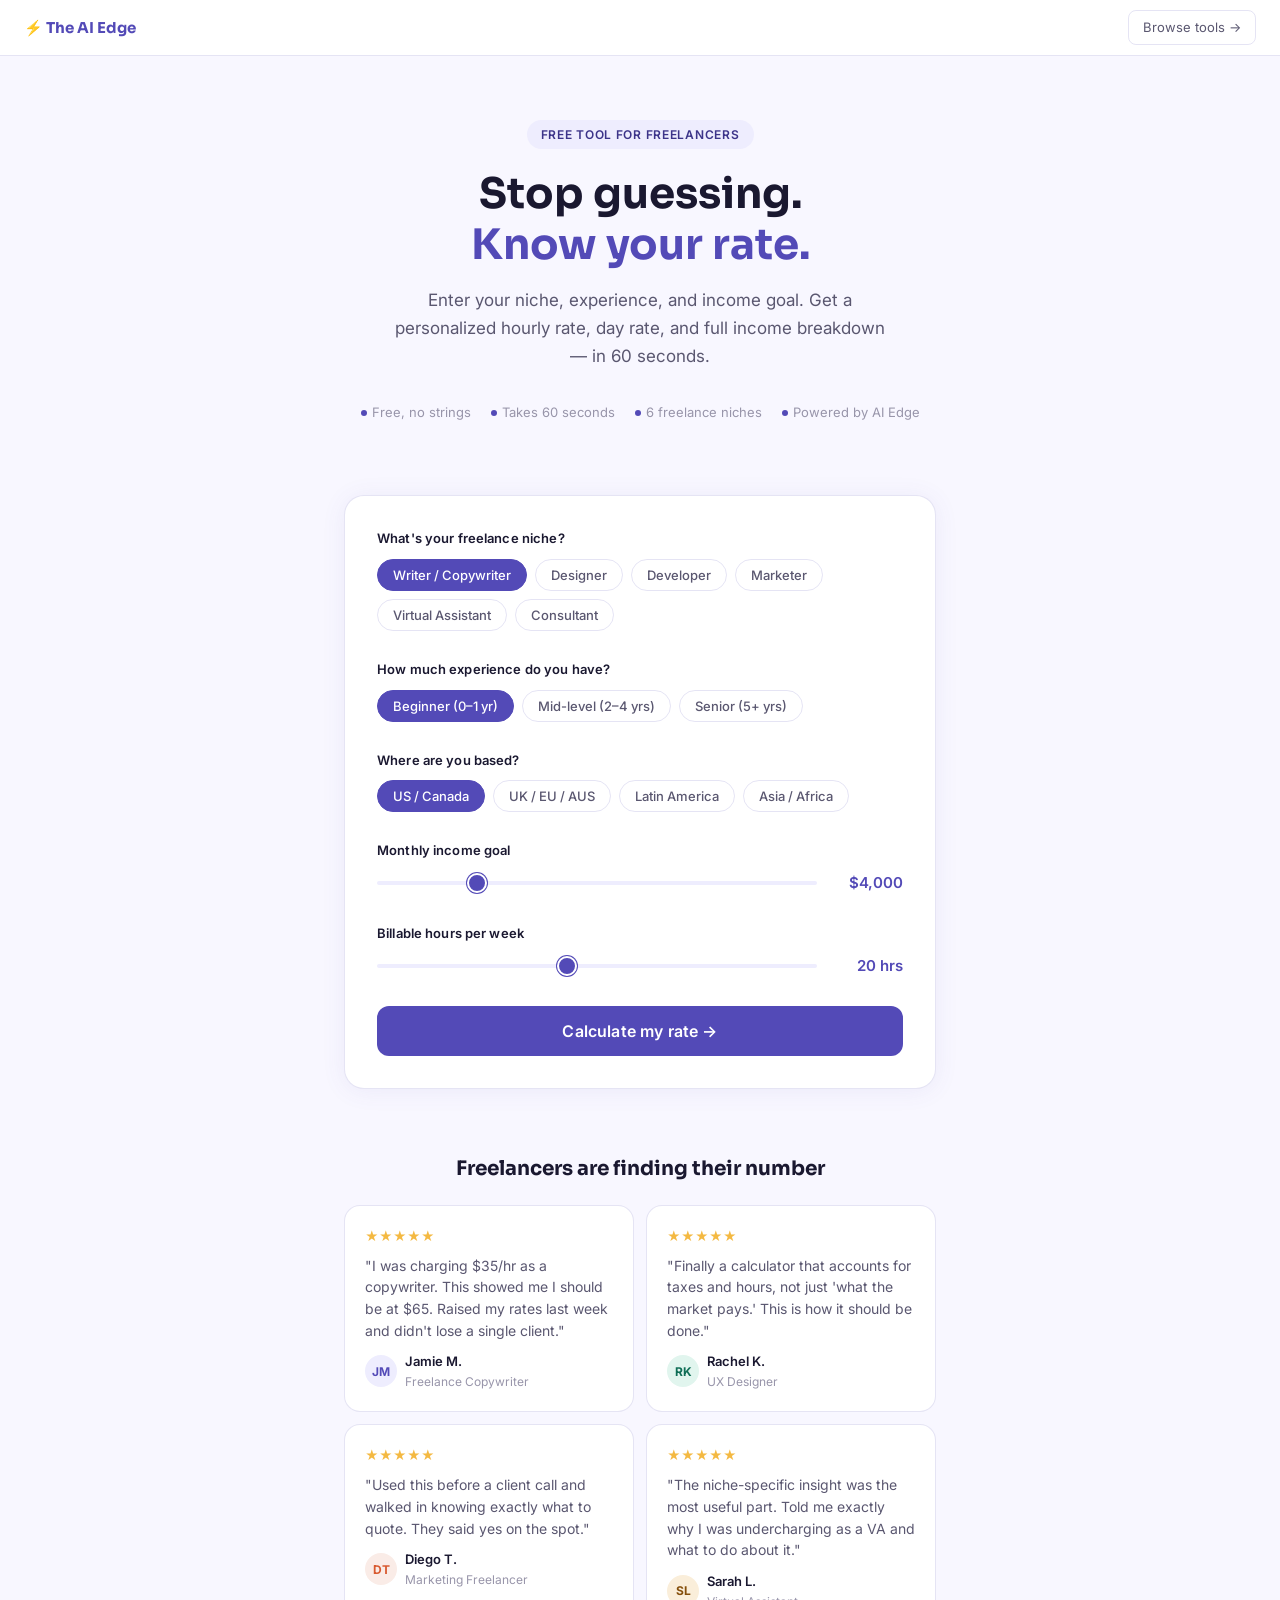
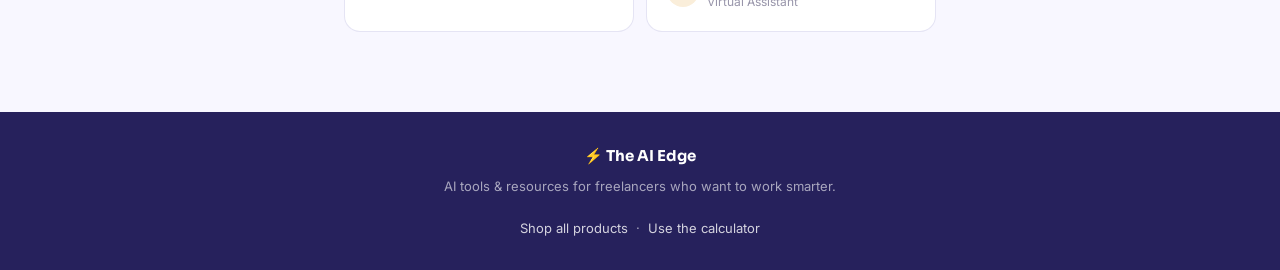
<file: landing-page (5).html>
<!DOCTYPE html>
<html lang="en">
<head>
<meta charset="UTF-8" />
<meta name="viewport" content="width=device-width, initial-scale=1.0" />
<title>Free Freelance Rate Calculator — Know Your Worth in 60 Seconds</title>
<meta name="description" content="Stop guessing what to charge. Get your personalized hourly rate, day rate, and income breakdown based on your niche, experience, and income goals." />
<link rel="preconnect" href="https://fonts.googleapis.com" />
<link href="https://fonts.googleapis.com/css2?family=Inter:wght@400;500;600&family=Sora:wght@600;700&display=swap" rel="stylesheet" />
<style>
*, *::before, *::after { box-sizing: border-box; margin: 0; padding: 0; }

:root {
  --purple-900: #26215C;
  --purple-800: #3C3489;
  --purple-700: #534AB7;
  --purple-600: #6B62CC;
  --purple-100: #EEEDFE;
  --purple-50: #F5F4FF;
  --coral: #D85A30;
  --coral-light: #FAECE7;
  --text-primary: #1A1830;
  --text-secondary: #5A5770;
  --text-muted: #9895AA;
  --border: rgba(83,74,183,0.15);
  --bg: #F8F7FF;
  --white: #FFFFFF;
  --success: #0F6E56;
  --success-bg: #E1F5EE;
}

html { scroll-behavior: smooth; }

/* Hide Beehiiv's auto-injected top banner — we only want the form inside our email gate */
#beehiiv-embed-placeholder,
.beehiiv-embed-container:not(#gate-section .beehiiv-embed-container),
[data-beehiiv-form]:not(#gate-section [data-beehiiv-form]),
iframe[src*="beehiiv"]:not(#gate-section iframe) {
  display: none !important;
  visibility: hidden !important;
  height: 0 !important;
  overflow: hidden !important;
  pointer-events: none !important;
}

body {
  font-family: 'Inter', sans-serif;
  background: var(--bg);
  color: var(--text-primary);
  line-height: 1.6;
  min-height: 100vh;
}

/* NAV */
nav {
  background: var(--white);
  border-bottom: 1px solid var(--border);
  padding: 0 1.5rem;
  height: 56px;
  display: flex;
  align-items: center;
  justify-content: space-between;
  position: sticky;
  top: 0;
  z-index: 100;
}
.nav-logo {
  font-family: 'Sora', sans-serif;
  font-size: 15px;
  font-weight: 700;
  color: var(--purple-700);
  text-decoration: none;
}
.nav-cta {
  font-size: 13px;
  color: var(--text-secondary);
  text-decoration: none;
  border: 1px solid var(--border);
  padding: 6px 14px;
  border-radius: 8px;
  transition: all 0.15s;
}
.nav-cta:hover { background: var(--purple-50); color: var(--purple-700); }

/* HERO */
.hero {
  max-width: 680px;
  margin: 0 auto;
  padding: 4rem 1.5rem 2rem;
  text-align: center;
}
.hero-eyebrow {
  display: inline-block;
  background: var(--purple-100);
  color: var(--purple-800);
  font-size: 12px;
  font-weight: 600;
  letter-spacing: 0.06em;
  text-transform: uppercase;
  padding: 5px 14px;
  border-radius: 99px;
  margin-bottom: 1.25rem;
}
.hero h1 {
  font-family: 'Sora', sans-serif;
  font-size: clamp(28px, 5vw, 42px);
  font-weight: 700;
  color: var(--text-primary);
  line-height: 1.2;
  margin-bottom: 1rem;
}
.hero h1 em {
  font-style: normal;
  color: var(--purple-700);
}
.hero p {
  font-size: 17px;
  color: var(--text-secondary);
  max-width: 500px;
  margin: 0 auto 2rem;
  line-height: 1.65;
}
.trust-row {
  display: flex;
  align-items: center;
  justify-content: center;
  gap: 20px;
  flex-wrap: wrap;
  font-size: 13px;
  color: var(--text-muted);
  margin-bottom: 2.5rem;
}
.trust-row span { display: flex; align-items: center; gap: 5px; }
.trust-dot { width: 6px; height: 6px; background: var(--purple-700); border-radius: 50%; }

/* CALCULATOR CARD */
.calc-card {
  max-width: 640px;
  margin: 0 auto;
  padding: 0 1.5rem 4rem;
}
.card {
  background: var(--white);
  border: 1px solid var(--border);
  border-radius: 20px;
  padding: 2rem;
  box-shadow: 0 2px 24px rgba(83,74,183,0.08);
}

.field-group { margin-bottom: 1.75rem; }
.field-label {
  font-size: 13px;
  font-weight: 600;
  color: var(--text-primary);
  margin-bottom: 10px;
  display: block;
  letter-spacing: 0.01em;
}
.toggle-row {
  display: flex;
  flex-wrap: wrap;
  gap: 8px;
}
.toggle-btn {
  font-size: 13px;
  font-weight: 500;
  padding: 7px 15px;
  border-radius: 99px;
  border: 1.5px solid var(--border);
  background: transparent;
  color: var(--text-secondary);
  cursor: pointer;
  transition: all 0.15s;
  font-family: 'Inter', sans-serif;
}
.toggle-btn:hover { border-color: var(--purple-600); color: var(--purple-700); }
.toggle-btn.active {
  background: var(--purple-700);
  border-color: var(--purple-700);
  color: #fff;
}

.slider-wrap {
  display: flex;
  align-items: center;
  gap: 14px;
}
.slider-wrap input[type="range"] {
  flex: 1;
  height: 4px;
  -webkit-appearance: none;
  appearance: none;
  background: var(--purple-100);
  border-radius: 99px;
  outline: none;
  cursor: pointer;
}
.slider-wrap input[type="range"]::-webkit-slider-thumb {
  -webkit-appearance: none;
  width: 20px;
  height: 20px;
  border-radius: 50%;
  background: var(--purple-700);
  border: 2px solid #fff;
  box-shadow: 0 0 0 1px var(--purple-700);
  cursor: pointer;
}
.slider-val {
  font-size: 15px;
  font-weight: 600;
  color: var(--purple-700);
  min-width: 72px;
  text-align: right;
}

.divider {
  border: none;
  border-top: 1px solid var(--border);
  margin: 1.75rem 0;
}

/* CALC BUTTON */
.calc-btn {
  width: 100%;
  padding: 15px;
  background: var(--purple-700);
  color: #fff;
  border: none;
  border-radius: 12px;
  font-family: 'Inter', sans-serif;
  font-size: 16px;
  font-weight: 600;
  cursor: pointer;
  transition: all 0.15s;
  letter-spacing: 0.01em;
}
.calc-btn:hover { background: var(--purple-800); transform: translateY(-1px); }
.calc-btn:active { transform: translateY(0); }

/* EMAIL GATE */
.gate {
  text-align: center;
  padding: 1rem 0;
  display: none;
}
.gate-icon {
  width: 52px;
  height: 52px;
  background: var(--purple-100);
  border-radius: 50%;
  display: flex;
  align-items: center;
  justify-content: center;
  margin: 0 auto 1rem;
  font-size: 22px;
}
.gate h2 {
  font-family: 'Sora', sans-serif;
  font-size: 20px;
  font-weight: 700;
  margin-bottom: 8px;
  color: var(--text-primary);
}
.gate p {
  font-size: 14px;
  color: var(--text-secondary);
  margin-bottom: 1.25rem;
  line-height: 1.55;
}
.gate input[type="email"] {
  width: 100%;
  padding: 12px 16px;
  border: 1.5px solid var(--border);
  border-radius: 10px;
  font-family: 'Inter', sans-serif;
  font-size: 15px;
  color: var(--text-primary);
  background: var(--white);
  margin-bottom: 10px;
  outline: none;
  transition: border 0.15s;
}
.gate input[type="email"]:focus { border-color: var(--purple-600); }
.gate input[type="email"].error { border-color: var(--coral); }
.gate-note {
  font-size: 12px;
  color: var(--text-muted);
  margin-top: 8px;
}

/* RESULTS */
.results { display: none; }
.results-header {
  display: flex;
  align-items: center;
  gap: 10px;
  margin-bottom: 1.5rem;
}
.results-badge {
  background: var(--success-bg);
  color: var(--success);
  font-size: 12px;
  font-weight: 600;
  padding: 4px 12px;
  border-radius: 99px;
  letter-spacing: 0.04em;
}
.metrics-grid {
  display: grid;
  grid-template-columns: repeat(3, 1fr);
  gap: 10px;
  margin-bottom: 1.5rem;
}
.metric {
  background: var(--purple-50);
  border: 1px solid var(--border);
  border-radius: 12px;
  padding: 1rem 0.75rem;
  text-align: center;
}
.metric-label {
  font-size: 12px;
  color: var(--text-muted);
  font-weight: 500;
  margin-bottom: 6px;
}
.metric-val {
  font-family: 'Sora', sans-serif;
  font-size: 26px;
  font-weight: 700;
  color: var(--purple-700);
}
.metric-sub { font-size: 11px; color: var(--text-muted); margin-top: 2px; }

.breakdown-card {
  background: var(--bg);
  border: 1px solid var(--border);
  border-radius: 12px;
  padding: 1rem 1.25rem;
  margin-bottom: 1.25rem;
}
.breakdown-row {
  display: flex;
  justify-content: space-between;
  align-items: center;
  padding: 5px 0;
  font-size: 14px;
}
.breakdown-row:not(:last-child) { border-bottom: 1px solid var(--border); }
.breakdown-label { color: var(--text-secondary); }
.breakdown-val { font-weight: 600; color: var(--text-primary); }

.insight {
  background: var(--purple-100);
  border-radius: 12px;
  padding: 1rem 1.25rem;
  margin-bottom: 1.5rem;
}
.insight-eyebrow {
  font-size: 11px;
  font-weight: 700;
  letter-spacing: 0.08em;
  text-transform: uppercase;
  color: var(--purple-600);
  margin-bottom: 6px;
}
.insight p { font-size: 14px; color: var(--purple-900); line-height: 1.6; }

.cta-stack { display: flex; flex-direction: column; gap: 10px; }
.cta-primary {
  display: block;
  width: 100%;
  padding: 14px;
  background: var(--purple-700);
  color: #fff;
  text-align: center;
  border-radius: 12px;
  font-weight: 600;
  font-size: 15px;
  text-decoration: none;
  transition: all 0.15s;
  font-family: 'Inter', sans-serif;
  border: none;
  cursor: pointer;
}
.cta-primary:hover { background: var(--purple-800); }
.cta-secondary {
  display: block;
  width: 100%;
  padding: 13px;
  background: transparent;
  color: var(--purple-700);
  text-align: center;
  border-radius: 12px;
  font-weight: 600;
  font-size: 15px;
  text-decoration: none;
  border: 1.5px solid var(--border);
  transition: all 0.15s;
  font-family: 'Inter', sans-serif;
  cursor: pointer;
}
.cta-secondary:hover { background: var(--purple-50); border-color: var(--purple-600); }
.cta-caption {
  text-align: center;
  font-size: 12px;
  color: var(--text-muted);
  margin-top: 4px;
}

/* SOCIAL PROOF */
.proof-section {
  max-width: 640px;
  margin: 0 auto 5rem;
  padding: 0 1.5rem;
}
.proof-section h3 {
  font-family: 'Sora', sans-serif;
  font-size: 20px;
  font-weight: 700;
  text-align: center;
  margin-bottom: 1.25rem;
  color: var(--text-primary);
}
.proof-grid { display: grid; grid-template-columns: 1fr 1fr; gap: 12px; }
.proof-card {
  background: var(--white);
  border: 1px solid var(--border);
  border-radius: 16px;
  padding: 1.25rem;
}
.proof-stars { color: #F4B942; font-size: 13px; margin-bottom: 8px; }
.proof-text { font-size: 14px; color: var(--text-secondary); line-height: 1.55; margin-bottom: 10px; }
.proof-author { display: flex; align-items: center; gap: 8px; }
.proof-avatar {
  width: 32px;
  height: 32px;
  border-radius: 50%;
  display: flex;
  align-items: center;
  justify-content: center;
  font-size: 12px;
  font-weight: 700;
  flex-shrink: 0;
}
.av-purple { background: var(--purple-100); color: var(--purple-700); }
.av-coral { background: var(--coral-light); color: var(--coral); }
.av-teal { background: #E1F5EE; color: #0F6E56; }
.av-amber { background: #FAEEDA; color: #854F0B; }
.proof-name { font-size: 13px; font-weight: 600; color: var(--text-primary); }
.proof-role { font-size: 12px; color: var(--text-muted); }

/* FOOTER */
footer {
  background: var(--purple-900);
  color: rgba(255,255,255,0.6);
  text-align: center;
  padding: 2rem 1.5rem;
  font-size: 13px;
}
footer a { color: rgba(255,255,255,0.8); text-decoration: none; }
footer a:hover { color: #fff; }
footer .footer-brand {
  font-family: 'Sora', sans-serif;
  color: #fff;
  font-weight: 700;
  font-size: 15px;
  display: block;
  margin-bottom: 8px;
}

.hidden { display: none !important; }

@media (max-width: 480px) {
  .metrics-grid { grid-template-columns: 1fr 1fr; }
  .metrics-grid .metric:last-child { grid-column: span 2; }
  .proof-grid { grid-template-columns: 1fr; }
  .hero h1 { font-size: 26px; }
}
</style>
</head>
<body>

<!-- Beehiiv embed form loader — powers the email capture below -->
<script async src="https://subscribe-forms.beehiiv.com/v3/loader.js" data-beehiiv-form="bd93e433-dab6-4eb0-808a-efa3aaccf06a"></script>

<nav>
  <a class="nav-logo" href="#">⚡ The AI Edge</a>
  <a class="nav-cta" href="https://lairmore6.gumroad.com" target="_blank">Browse tools →</a>
</nav>

<section class="hero">
  <span class="hero-eyebrow">Free Tool for Freelancers</span>
  <h1>Stop guessing.<br><em>Know your rate.</em></h1>
  <p>Enter your niche, experience, and income goal. Get a personalized hourly rate, day rate, and full income breakdown — in 60 seconds.</p>
  <div class="trust-row">
    <span><span class="trust-dot"></span>Free, no strings</span>
    <span><span class="trust-dot"></span>Takes 60 seconds</span>
    <span><span class="trust-dot"></span>6 freelance niches</span>
    <span><span class="trust-dot"></span>Powered by AI Edge</span>
  </div>
</section>

<div class="calc-card">
  <div class="card">

    <!-- FORM -->
    <div id="form-section">
      <div class="field-group">
        <label class="field-label">What's your freelance niche?</label>
        <div class="toggle-row" id="niche-group">
          <button class="toggle-btn active" data-val="writer">Writer / Copywriter</button>
          <button class="toggle-btn" data-val="designer">Designer</button>
          <button class="toggle-btn" data-val="developer">Developer</button>
          <button class="toggle-btn" data-val="marketer">Marketer</button>
          <button class="toggle-btn" data-val="va">Virtual Assistant</button>
          <button class="toggle-btn" data-val="consultant">Consultant</button>
        </div>
      </div>

      <div class="field-group">
        <label class="field-label">How much experience do you have?</label>
        <div class="toggle-row" id="exp-group">
          <button class="toggle-btn active" data-val="beginner">Beginner (0–1 yr)</button>
          <button class="toggle-btn" data-val="mid">Mid-level (2–4 yrs)</button>
          <button class="toggle-btn" data-val="senior">Senior (5+ yrs)</button>
        </div>
      </div>

      <div class="field-group">
        <label class="field-label">Where are you based?</label>
        <div class="toggle-row" id="location-group">
          <button class="toggle-btn active" data-val="us">US / Canada</button>
          <button class="toggle-btn" data-val="uk">UK / EU / AUS</button>
          <button class="toggle-btn" data-val="latam">Latin America</button>
          <button class="toggle-btn" data-val="asia">Asia / Africa</button>
        </div>
      </div>

      <div class="field-group">
        <label class="field-label">Monthly income goal</label>
        <div class="slider-wrap">
          <input type="range" id="income-slider" min="1000" max="15000" step="500" value="4000" />
          <span class="slider-val" id="income-display">$4,000</span>
        </div>
      </div>

      <div class="field-group">
        <label class="field-label">Billable hours per week</label>
        <div class="slider-wrap">
          <input type="range" id="hours-slider" min="5" max="40" step="5" value="20" />
          <span class="slider-val" id="hours-display">20 hrs</span>
        </div>
      </div>

      <button class="calc-btn" id="calc-btn">Calculate my rate →</button>
    </div>

    <!-- EMAIL GATE -->
    <div class="gate" id="gate-section">
      <div class="gate-icon">🔒</div>
      <h2>Your rates are ready!</h2>
      <p>Drop your email to unlock your personalized breakdown. You'll also get weekly AI tools and tips for freelancers — unsubscribe anytime.</p>

      <!-- Beehiiv embedded subscribe form -->
      <div data-beehiiv-form="bd93e433-dab6-4eb0-808a-efa3aaccf06a"></div>

      <p class="gate-note">No spam. Unsubscribe with one click anytime.</p>
      <button class="cta-secondary" id="manual-unlock-btn" style="margin-top:14px;">Already subscribed? Show my results →</button>
    </div>

    <!-- RESULTS -->
    <div class="results" id="results-section">
      <div class="results-header">
        <span class="results-badge">✓ Your results</span>
      </div>

      <div class="metrics-grid">
        <div class="metric">
          <div class="metric-label">Hourly rate</div>
          <div class="metric-val" id="r-hourly">—</div>
          <div class="metric-sub">per hour</div>
        </div>
        <div class="metric">
          <div class="metric-label">Day rate</div>
          <div class="metric-val" id="r-day">—</div>
          <div class="metric-sub">per day</div>
        </div>
        <div class="metric">
          <div class="metric-label">Project rate</div>
          <div class="metric-val" id="r-project">—</div>
          <div class="metric-sub">starting from</div>
        </div>
      </div>

      <div class="breakdown-card">
        <div class="breakdown-row">
          <span class="breakdown-label">Monthly income goal</span>
          <span class="breakdown-val" id="b-goal">—</span>
        </div>
        <div class="breakdown-row">
          <span class="breakdown-label">Billable hours / month</span>
          <span class="breakdown-val" id="b-hours">—</span>
        </div>
        <div class="breakdown-row">
          <span class="breakdown-label">Taxes & overhead (30%)</span>
          <span class="breakdown-val" id="b-tax">—</span>
        </div>
        <div class="breakdown-row">
          <span class="breakdown-label">Minimum viable rate</span>
          <span class="breakdown-val" id="b-min">—</span>
        </div>
      </div>

      <div class="insight">
        <div class="insight-eyebrow">💡 Insight for you</div>
        <p id="insight-text"></p>
      </div>

      <p style="font-size:14px; color: var(--text-secondary); margin-bottom:12px; text-align:center;">
        Ready to land clients at this rate? These tools will help:
      </p>
      <div class="cta-stack">
        <a class="cta-primary" href="https://lairmore6.gumroad.com" target="_blank">
          Get the AI Freelancer Prompt Pack — $27 →
        </a>
        <a class="cta-secondary" href="https://lairmore6.gumroad.com" target="_blank">
          Browse all freelancer tools
        </a>
      </div>
      <p class="cta-caption">50 AI prompts for getting clients, writing proposals & raising your rates</p>
    </div>

  </div>
</div>

<!-- SOCIAL PROOF -->
<div class="proof-section">
  <h3>Freelancers are finding their number</h3>
  <div class="proof-grid">
    <div class="proof-card">
      <div class="proof-stars">★★★★★</div>
      <p class="proof-text">"I was charging $35/hr as a copywriter. This showed me I should be at $65. Raised my rates last week and didn't lose a single client."</p>
      <div class="proof-author">
        <div class="proof-avatar av-purple">JM</div>
        <div>
          <div class="proof-name">Jamie M.</div>
          <div class="proof-role">Freelance Copywriter</div>
        </div>
      </div>
    </div>
    <div class="proof-card">
      <div class="proof-stars">★★★★★</div>
      <p class="proof-text">"Finally a calculator that accounts for taxes and hours, not just 'what the market pays.' This is how it should be done."</p>
      <div class="proof-author">
        <div class="proof-avatar av-teal">RK</div>
        <div>
          <div class="proof-name">Rachel K.</div>
          <div class="proof-role">UX Designer</div>
        </div>
      </div>
    </div>
    <div class="proof-card">
      <div class="proof-stars">★★★★★</div>
      <p class="proof-text">"Used this before a client call and walked in knowing exactly what to quote. They said yes on the spot."</p>
      <div class="proof-author">
        <div class="proof-avatar av-coral">DT</div>
        <div>
          <div class="proof-name">Diego T.</div>
          <div class="proof-role">Marketing Freelancer</div>
        </div>
      </div>
    </div>
    <div class="proof-card">
      <div class="proof-stars">★★★★★</div>
      <p class="proof-text">"The niche-specific insight was the most useful part. Told me exactly why I was undercharging as a VA and what to do about it."</p>
      <div class="proof-author">
        <div class="proof-avatar av-amber">SL</div>
        <div>
          <div class="proof-name">Sarah L.</div>
          <div class="proof-role">Virtual Assistant</div>
        </div>
      </div>
    </div>
  </div>
</div>

<footer>
  <span class="footer-brand">⚡ The AI Edge</span>
  AI tools & resources for freelancers who want to work smarter.<br /><br />
  <a href="https://lairmore6.gumroad.com" target="_blank">Shop all products</a> &nbsp;·&nbsp;
  <a href="#" id="footer-calc-link">Use the calculator</a>
</footer>

<script>
const niches = {
  writer:     { base: 45, label: "writer/copywriter", insight: "Writers often undercharge by 40%. One great portfolio case study — with real results — can justify doubling your rate overnight. Lead with outcomes, not deliverables." },
  designer:   { base: 60, label: "designer",           insight: "Designers who specialize (SaaS UI, brand identity, pitch decks) command 2–3× generalist rates. Picking a focus is the fastest way to raise your prices guilt-free." },
  developer:  { base: 80, label: "developer",          insight: "Developers are in high demand. If you're under $75/hr, you're likely leaving money on the table — most clients expect to pay $80–150/hr for solid work." },
  marketer:   { base: 55, label: "marketer",           insight: "Marketers who lead with ROI — not just deliverables — can charge premium rates. Track results in every project and open every proposal with a number." },
  va:         { base: 30, label: "virtual assistant",  insight: "VA rates rise fast with specialization. Executive support, social media, or bookkeeping VAs all command significantly higher rates than general admins." },
  consultant: { base: 90, label: "consultant",         insight: "Consultants are often best served by project or retainer pricing over hourly — it decouples your value from your time and opens the door to much higher total income." }
};
const expMult = { beginner: 0.7, mid: 1.0, senior: 1.5 };
const locMult = { us: 1.0, uk: 0.9, latam: 0.55, asia: 0.45 };

let selectedNiche = "writer", selectedExp = "beginner", selectedLocation = "us";
let monthlyGoal = 4000, weeklyHours = 20;

function setupToggle(id, setter) {
  document.getElementById(id).addEventListener("click", e => {
    const btn = e.target.closest(".toggle-btn");
    if (!btn) return;
    document.querySelectorAll("#" + id + " .toggle-btn").forEach(b => b.classList.remove("active"));
    btn.classList.add("active");
    setter(btn.dataset.val);
  });
}
setupToggle("niche-group", v => selectedNiche = v);
setupToggle("exp-group", v => selectedExp = v);
setupToggle("location-group", v => selectedLocation = v);

const incomeSlider = document.getElementById("income-slider");
incomeSlider.addEventListener("input", () => {
  monthlyGoal = parseInt(incomeSlider.value);
  document.getElementById("income-display").textContent = "$" + monthlyGoal.toLocaleString();
});

const hoursSlider = document.getElementById("hours-slider");
hoursSlider.addEventListener("input", () => {
  weeklyHours = parseInt(hoursSlider.value);
  document.getElementById("hours-display").textContent = weeklyHours + " hrs";
});

document.getElementById("calc-btn").addEventListener("click", () => {
  document.getElementById("form-section").classList.add("hidden");
  document.getElementById("gate-section").style.display = "block";
});

// Beehiiv fires this custom event on the window when a visitor successfully subscribes
window.addEventListener("beehiiv-embed:form-submit", () => {
  document.getElementById("gate-section").style.display = "none";
  showResults();
});

// Fallback button — for visitors who are already subscribed and the Beehiiv form
// doesn't fire a new submit event for them
document.getElementById("manual-unlock-btn").addEventListener("click", () => {
  document.getElementById("gate-section").style.display = "none";
  showResults();
});

function showResults() {
  const base = niches[selectedNiche].base;
  const mult = expMult[selectedExp] * locMult[selectedLocation];
  const marketRate = Math.round(base * mult);
  const monthlyHours = Math.round(weeklyHours * 4.3);
  const withTax = monthlyGoal * 1.3;
  const minRate = Math.round(withTax / monthlyHours);
  const hourly = Math.max(marketRate, minRate);
  const dayRate = Math.round(hourly * 7);
  const projectRate = Math.round(hourly * 10);

  document.getElementById("r-hourly").textContent = "$" + hourly;
  document.getElementById("r-day").textContent = "$" + dayRate;
  document.getElementById("r-project").textContent = "$" + projectRate + "+";
  document.getElementById("b-goal").textContent = "$" + monthlyGoal.toLocaleString();
  document.getElementById("b-hours").textContent = monthlyHours + " hrs";
  document.getElementById("b-tax").textContent = "$" + Math.round(monthlyGoal * 0.3).toLocaleString();
  document.getElementById("b-min").textContent = "$" + minRate + "/hr";
  document.getElementById("insight-text").textContent = niches[selectedNiche].insight;
  document.getElementById("results-section").style.display = "block";
}

document.getElementById("footer-calc-link").addEventListener("click", e => {
  e.preventDefault();
  window.scrollTo({ top: 0, behavior: "smooth" });
});
</script>
</body>
</html>
</file>
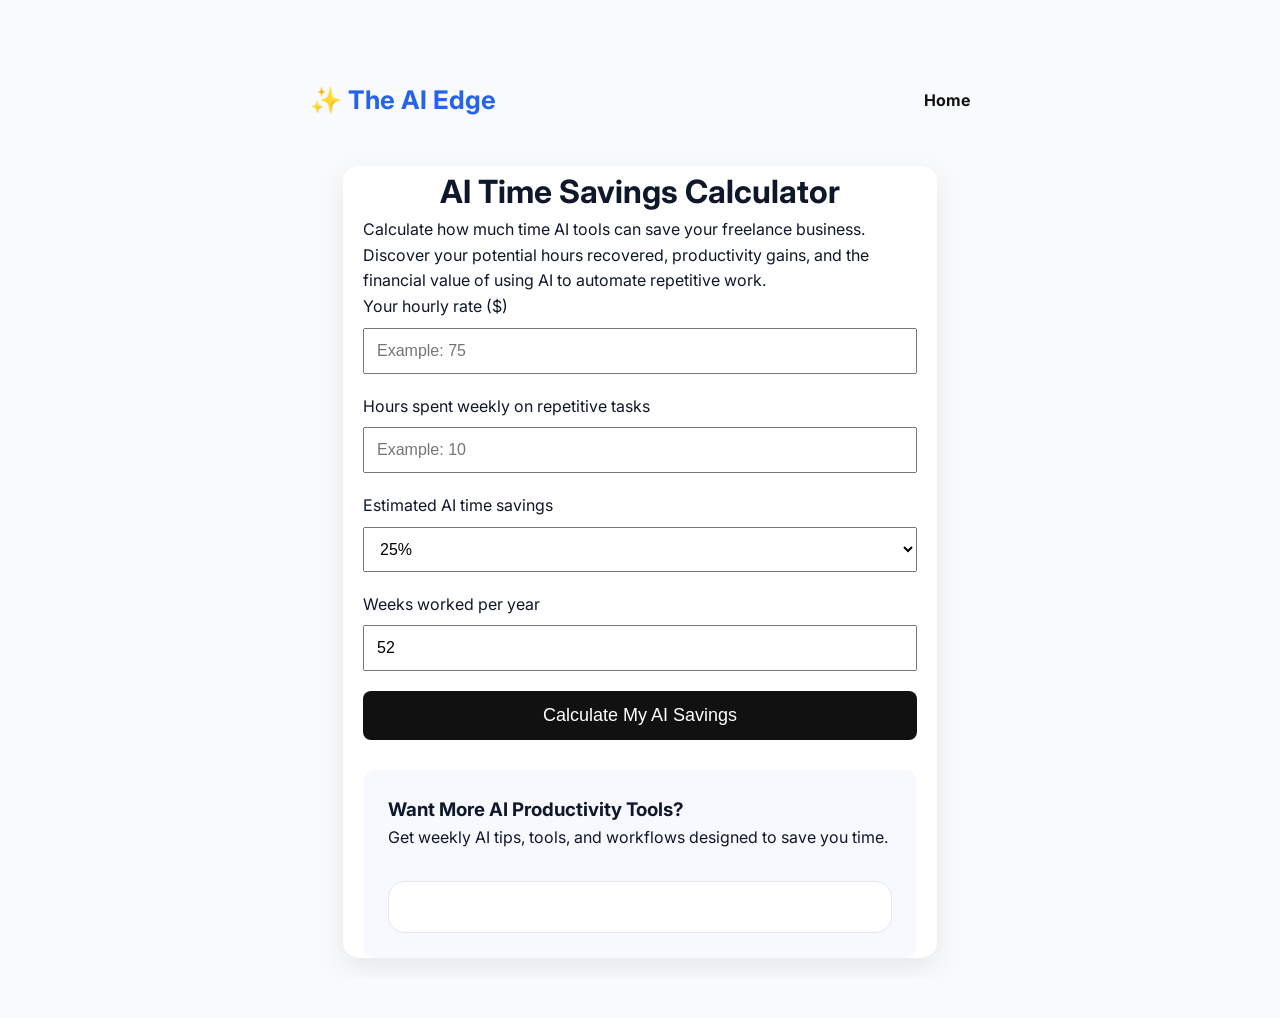
<file: the-ai-edge/ai-time-savings-calculator.html>
<!DOCTYPE html>
<html>
<head>
<script async src="https://www.googletagmanager.com/gtag/js?id=G-TGD9NBG77E"></script>

<script>
window.dataLayer = window.dataLayer || [];

function gtag(){dataLayer.push(arguments);}

gtag('js', new Date());

gtag('config', 'G-TGD9NBG77E');
</script>
<title>AI Time Savings Calculator for Freelancers | The AI Edge</title>

<meta name="description" content="Calculate how much time and money AI tools can save your freelance business. Estimate weekly hours saved, annual productivity gains, and the value of your recovered time.">

<style>

body {
    font-family: Arial, sans-serif;
    max-width: 700px;
    margin: 40px auto;
    padding: 20px;
    background:#f7f7f7;
}

.container {

    background:white;
    padding:35px;
    border-radius:16px;
    box-shadow:0 10px 30px rgba(0,0,0,.08);
    margin-top:20px;

}

h1 {
    text-align:center;
}

input, select {
    width:100%;
    padding:12px;
    margin:8px 0 20px;
    font-size:16px;
}

button {
    width:100%;
    padding:14px;
    background:#111;
    color:white;
    border:none;
    border-radius:8px;
    font-size:18px;
    cursor:pointer;
}

button:hover {
    opacity:.85;
}

.result {
    margin-top:25px;
    padding:20px;
    background:#eef6ff;
    border-radius:10px;
    display:none;
}

.signup {
    margin-top:25px;
    padding:20px;
    background:#fff5e6;
    border-radius:10px;
}
#beehiiv-form {
    margin-top: 30px;
    padding: 25px;
    background: #ffffff;
    border-radius: 16px;
    border: 1px solid #e5e7eb;
}
.site-header {

display:flex;
justify-content:space-between;
align-items:center;
padding:20px 0;
margin-bottom:25px;

}


.logo {

font-size:28px;
font-weight:700;

}


.site-header a {

font-size:16px;
font-weight:bold;
text-decoration:none;
color:#111;

}
</style>
<script type="application/ld+json">
{
  "@context": "https://schema.org",
  "@type": "WebApplication",
  "name": "AI Time Savings Calculator",
  "description": "Calculate how much time and money AI tools can save your freelance business.",
  "applicationCategory": "BusinessApplication",
  "operatingSystem": "Web",
  "url": "https://lanurse92.github.io/freelance-calculator/ai-time-savings-calculator.html",
  "offers": {
    "@type": "Offer",
    "price": "0",
    "priceCurrency": "USD"
  }
}
</script>
<link rel="stylesheet" href="css/style.css">
<link rel="stylesheet" href="css/home.css">
</head>

<body>

<div class="site-header">

    <div class="logo">
        ✨ The AI Edge
    </div>

    <a href="index.html">
        Home
    </a>

</div>

<div class="container">

<h1>AI Time Savings Calculator</h1>

<p>
Calculate how much time AI tools can save your freelance business. Discover your potential hours recovered, productivity gains, and the financial value of using AI to automate repetitive work.
</p>

<label>Your hourly rate ($)</label>
<input id="rate" type="number" placeholder="Example: 75">

<label>Hours spent weekly on repetitive tasks</label>
<input id="hours" type="number" placeholder="Example: 10">


<label>Estimated AI time savings</label>

<select id="saving">
<option value="0.25">25%</option>
<option value="0.50">50%</option>
<option value="0.75">75%</option>
</select>


<label>Weeks worked per year</label>

<input id="weeks" type="number" value="52">

<button onclick="calculate(); trackCalculator()">
Calculate My AI Savings
</button>

<div class="result" id="result">

    <h2>Your AI Savings Results</h2>

    <div class="result-grid">

        <div class="result-card">
            <span>Time Saved</span>
            <strong id="timeSaved">--</strong>
        </div>

        <div class="result-card">
            <span>Monthly Value</span>
            <strong id="moneySaved">--</strong>
        </div>

        <div class="result-card">
            <span>Yearly Impact</span>
            <strong id="yearlySaved">--</strong>
        </div>

    </div>

</div>
    <div class="cta-box">

        <h3>Want More AI Productivity Tools?</h3>

        <p>
        Get weekly AI tips, tools, and workflows designed to save you time.
        </p>

        <div id="beehiiv-form">

    <script async src="https://subscribe-forms.beehiiv.com/v3/loader.js" data-beehiiv-form="bd93e433-dab6-4eb0-808a-efa3aaccf06a"></script>

</div>
    </div>

</div>

<script>

function calculate(){
let rate = Number(document.getElementById("rate").value);
let hours = Number(document.getElementById("hours").value);
let saving = Number(document.getElementById("saving").value);
let weeks = Number(document.getElementById("weeks").value);


let savedHoursWeekly = hours * saving;

let savedHoursYearly = savedHoursWeekly * weeks;

let value = savedHoursYearly * rate;
// Save results for the homepage

localStorage.setItem(
    "aiRate",
    rate.toFixed(0)
);

localStorage.setItem(
    "aiTimeSaved",
    Math.round(savedHoursWeekly)
);

localStorage.setItem(
    "aiAnnualValue",
    Math.round(value)
);

localStorage.setItem(
    "lastCalculated",
    new Date().toLocaleDateString()
);

document.getElementById("result").style.display="block";


document.getElementById("result").innerHTML = `

<h2>Your AI Savings Results</h2>

<div class="result-grid">

    <div class="result-card">
        <h3>Hours Saved Weekly</h3>
        <p>${savedHoursWeekly.toFixed(1)} hours</p>
    </div>

    <div class="result-card">
        <h3>Hours Saved Monthly</h3>
        <p>${(savedHoursYearly / 12).toFixed(0)} hours</p>
    </div>

    <div class="result-card">
        <h3>Hours Saved Yearly</h3>
        <p>${savedHoursYearly.toFixed(0)} hours</p>
    </div>

    <div class="result-card">
        <h3>Annual Value</h3>
        <p>$${value.toLocaleString()}</p>
    </div>
<div class="newsletter-cta">
    <h3>Want to save even more time with AI?</h3>
    <p>Get weekly AI tools, workflows, and productivity tips designed for freelancers.</p>

    <a href="https://ai-edge-newsletter2026.beehiiv.com/" target="_blank" class="newsletter-button">
        Get the Free AI Productivity Toolkit →
    </a>
</div>
</div>

<p>
That's the equivalent of gaining more time without adding extra working hours.
</p>

`;

}


function trackCalculator(){

    gtag('event', 'calculator_completed', {
        calculator_name: 'AI Time Savings Calculator'
    });

}

</script>
<script src="js/script.js"></script>

</body>
</html>
</file>
<file: css/style.css>
/* ===== Google Font ===== */
@import url('https://fonts.googleapis.com/css2?family=Inter:wght@300;400;500;600;700&display=swap');

/* ===== Reset ===== */
* {
    margin: 0;
    padding: 0;
    box-sizing: border-box;
}

body {
    font-family: 'Inter', sans-serif;
    background: #F8FAFC;
    color: #1F2937;
    line-height: 1.6;
}

.container {
    width: 90%;
    max-width: 1100px;
    margin: auto;
}

/* ===== Header ===== */

header {
    background: white;
    box-shadow: 0 2px 10px rgba(0,0,0,.06);
    position: sticky;
    top: 0;
    z-index: 100;
}

nav {
    display: flex;
    justify-content: space-between;
    align-items: center;
    padding: 18px 0;
}

.logo {
    font-size: 1.6rem;
    font-weight: 700;
    color: #2563EB;
}

nav ul {
    display: flex;
    list-style: none;
    gap: 30px;
}

nav a {
    text-decoration: none;
    color: #374151;
    font-weight: 500;
}

nav a:hover {
    color: #2563EB;
}

/* ===== Hero ===== */

.hero {
    text-align: center;
    padding: 90px 20px;
}

.hero h1 {
    font-size: 3rem;
    margin-bottom: 20px;
}

.hero p {
    font-size: 1.2rem;
    color: #6B7280;
    max-width: 700px;
    margin: auto;
}

/* ===== Buttons ===== */

.button {
    display: inline-block;
    margin-top: 35px;
    background: #2563EB;
    color: white;
    text-decoration: none;
    padding: 16px 34px;
    border-radius: 10px;
    font-weight: 600;
    transition: .25s;
}

.button:hover {
    background: #1D4ED8;
    transform: translateY(-2px);
}

/* ===== Cards ===== */

.cards {
    display: grid;
    grid-template-columns: repeat(auto-fit, minmax(260px,1fr));
    gap: 25px;
    margin: 70px 0;
}

.card {
    background: white;
    border-radius: 16px;
    padding: 28px;
    box-shadow: 0 8px 24px rgba(0,0,0,.06);
    transition: .25s;
}

.card:hover {
    transform: translateY(-5px);
}

.card h3 {
    margin-bottom: 12px;
}

.card p {
    color: #6B7280;
}

/* ===== Footer ===== */

footer {
    margin-top: 80px;
    padding: 40px;
    background: white;
    text-align: center;
    color: #6B7280;
}
.result {
    margin-top: 40px;
    padding: 35px;
    border-radius: 20px;
    background: #ffffff;
    text-align: center;
    box-shadow: 0 10px 30px rgba(0,0,0,0.08);
}

.result h2 {
    margin-bottom: 25px;
    font-size: 28px;
    color: #111827;
}

.result-grid {
    display: grid;
    grid-template-columns: repeat(4, 1fr);
    gap: 18px;
    margin: 25px 0;
}

.result-card {
    padding: 25px 15px;
    border-radius: 16px;
    background: #f8fafc;
    border: 1px solid #e5e7eb;
    transition: transform 0.2s ease, box-shadow 0.2s ease;
}

.result-card:hover {
    transform: translateY(-4px);
    box-shadow: 0 8px 20px rgba(0,0,0,0.08);
}

.result-card h3 {
    font-size: 14px;
    font-weight: 600;
    color: #6b7280;
    margin-bottom: 12px;
}

.result-card p {
    font-size: 28px;
    font-weight: 700;
    color: #111827;
    margin: 0;
}

.result p:last-child {
    margin-top: 25px;
    color: #4b5563;
    font-size: 16px;
}
@media (max-width: 768px) {

    .result-grid {
        grid-template-columns: 1fr;
    }

}
.result-card p {
    display: block;
    font-size: 28px;
    font-weight: 700;
    margin-top: 10px;
    color: #111827;
}

.cta-box {
    margin-top: 30px;
    padding: 25px;
    border-radius: 12px;
    background: #f8f9ff;
}

@media(max-width:768px){
    .result-grid {
        grid-template-columns:1fr;
    }
}
.newsletter-cta {
    margin-top: 30px;
    padding: 28px;
    text-align: center;
    background: #EFF6FF;
    border-radius: 16px;
    border: 1px solid #DBEAFE;
}

.newsletter-cta h3 {
    margin-bottom: 8px;
    font-size: 22px;
    color: #0F172A;
}

.newsletter-cta p {
    margin-bottom: 18px;
    color: #475569;
    font-size: 15px;
}

.newsletter-button {
    display: inline-block;
    padding: 12px 22px;
    background: #2563EB;
    color: #FFFFFF;
    text-decoration: none;
    border-radius: 8px;
    font-weight: 600;
    transition: background 0.2s ease;
}

.newsletter-button:hover {
    background: #1D4ED8;
}
</file>
<file: the-ai-edge/css/style.css>
/* ===== Google Font ===== */
@import url('https://fonts.googleapis.com/css2?family=Inter:wght@300;400;500;600;700&display=swap');

/* ===== Reset ===== */
* {
    margin: 0;
    padding: 0;
    box-sizing: border-box;
}

body {
    font-family: 'Inter', sans-serif;
    background: #F8FAFC;
    color: #1F2937;
    line-height: 1.6;
}

.container {
    width: 90%;
    max-width: 1100px;
    margin: auto;
}

/* ===== Header ===== */

header {
    background: white;
    box-shadow: 0 2px 10px rgba(0,0,0,.06);
    position: sticky;
    top: 0;
    z-index: 100;
}

nav {
    display: flex;
    justify-content: space-between;
    align-items: center;
    padding: 18px 0;
}

.logo {
    font-size: 1.6rem;
    font-weight: 700;
    color: #2563EB;
}

nav ul {
    display: flex;
    list-style: none;
    gap: 30px;
}

nav a {
    text-decoration: none;
    color: #374151;
    font-weight: 500;
}

nav a:hover {
    color: #2563EB;
}

/* ===== Hero ===== */

.hero {
    text-align: center;
    padding: 90px 20px;
}

.hero h1 {
    font-size: 3rem;
    margin-bottom: 20px;
}

.hero p {
    font-size: 1.2rem;
    color: #6B7280;
    max-width: 700px;
    margin: auto;
}

/* ===== Buttons ===== */

.button {
    display: inline-block;
    margin-top: 35px;
    background: #2563EB;
    color: white;
    text-decoration: none;
    padding: 16px 34px;
    border-radius: 10px;
    font-weight: 600;
    transition: .25s;
}

.button:hover {
    background: #1D4ED8;
    transform: translateY(-2px);
}

/* ===== Cards ===== */

.cards {
    display: grid;
    grid-template-columns: repeat(auto-fit, minmax(260px,1fr));
    gap: 25px;
    margin: 70px 0;
}

.card {
    background: white;
    border-radius: 16px;
    padding: 28px;
    box-shadow: 0 8px 24px rgba(0,0,0,.06);
    transition: .25s;
}

.card:hover {
    transform: translateY(-5px);
}

.card h3 {
    margin-bottom: 12px;
}

.card p {
    color: #6B7280;
}

/* ===== Footer ===== */

footer {
    margin-top: 80px;
    padding: 40px;
    background: white;
    text-align: center;
    color: #6B7280;
}
.result {
    margin-top: 40px;
    padding: 35px;
    border-radius: 20px;
    background: #ffffff;
    text-align: center;
    box-shadow: 0 10px 30px rgba(0,0,0,0.08);
}

.result h2 {
    margin-bottom: 25px;
    font-size: 28px;
    color: #111827;
}

.result-grid {
    display: grid;
    grid-template-columns: repeat(4, 1fr);
    gap: 18px;
    margin: 25px 0;
}

.result-card {
    padding: 25px 15px;
    border-radius: 16px;
    background: #f8fafc;
    border: 1px solid #e5e7eb;
    transition: transform 0.2s ease, box-shadow 0.2s ease;
}

.result-card:hover {
    transform: translateY(-4px);
    box-shadow: 0 8px 20px rgba(0,0,0,0.08);
}

.result-card h3 {
    font-size: 14px;
    font-weight: 600;
    color: #6b7280;
    margin-bottom: 12px;
}

.result-card p {
    font-size: 28px;
    font-weight: 700;
    color: #111827;
    margin: 0;
}

.result p:last-child {
    margin-top: 25px;
    color: #4b5563;
    font-size: 16px;
}
@media (max-width: 768px) {

    .result-grid {
        grid-template-columns: 1fr;
    }

}
.result-card p {
    display: block;
    font-size: 28px;
    font-weight: 700;
    margin-top: 10px;
    color: #111827;
}

.cta-box {
    margin-top: 30px;
    padding: 25px;
    border-radius: 12px;
    background: #f8f9ff;
}

@media(max-width:768px){
    .result-grid {
        grid-template-columns:1fr;
    }
}
.newsletter-cta {
    margin-top: 30px;
    padding: 28px;
    text-align: center;
    background: #EFF6FF;
    border-radius: 16px;
    border: 1px solid #DBEAFE;
}

.newsletter-cta h3 {
    margin-bottom: 8px;
    font-size: 22px;
    color: #0F172A;
}

.newsletter-cta p {
    margin-bottom: 18px;
    color: #475569;
    font-size: 15px;
}

.newsletter-button {
    display: inline-block;
    padding: 12px 22px;
    background: #2563EB;
    color: #FFFFFF;
    text-decoration: none;
    border-radius: 8px;
    font-weight: 600;
    transition: background 0.2s ease;
}

.newsletter-button:hover {
    background: #1D4ED8;
}
</file>
<file: the-ai-edge/css/home.css>
/* ---------- Base ---------- */

*{
margin:0;
padding:0;
box-sizing:border-box;
}

body{
font-family:Inter,sans-serif;
background:#F8FAFC;
color:#0F172A;
}

.container {
    max-width:1100px;
    margin:auto;
    padding:0 20px;
}

/* ---------- Navigation ---------- */

.navbar{

background:white;

border-bottom:1px solid #E2E8F0;

}

.navbar .container{

display:flex;

justify-content:space-between;

align-items:center;

padding:15px 20px;

}

.logo{
    display:flex;
    align-items:center;
    gap:10px;
}

.logo svg{
    width:24px;
    height:24px;
    color:#2563EB;
}

.nav-links{

display:flex;

gap:28px;

align-items:center;

}

.nav-links a{

text-decoration:none;

font-weight:600;

color:#475569;

}

.nav-button{

background:#2563EB;

color:white !important;

padding:12px 20px;

border-radius:10px;

}

/* ---------- Hero ---------- */

.hero {
    min-height:auto;
    padding:40px 20px 40px;
}

.hero-grid{
    display:grid;
    grid-template-columns:1.3fr .7fr;
    gap:50px;
    align-items:start;

}

.eyebrow{

font-size:.85rem;

letter-spacing:2px;

font-weight:700;

color:#2563EB;

}

.hero h1{
    font-size:3.8rem;
    line-height:1.05;
    max-width:600px;
    margin:20px 0;
}

.hero p{
    font-size:1.2rem;
    line-height:1.8;
    color:#64748B;
    max-width:620px;
}

.trust{
    margin:28px 0;
    color:#64748B;
    font-size:.95rem;
    font-weight:500;
}

.hero-buttons{
    justify-content:flex-start;

display:flex;

gap:20px;

margin-top:40px;

flex-wrap:wrap;

}

.primary-btn,
.secondary-btn{

padding:16px 28px;

border-radius:12px;

text-decoration:none;

font-weight:700;

transition:.2s;

}

.primary-btn{

background:#2563EB;

color:white;

}
.primary-btn,
.tool-button{

    transition:.25s;

}

.primary-btn:hover,
.tool-button:hover{

    transform:translateY(-2px);

    box-shadow:0 10px 25px rgba(37,99,235,.25);

}
.secondary-btn{

border:2px solid #2563EB;

color:#2563EB;

}

.primary-btn:hover,
.secondary-btn:hover{

transform:translateY(-3px);

}

/* ---------- Dashboard ---------- */

.mockup{
    background:#fff;
    border-radius:24px;
    padding:28px;
    border:1px solid #E2E8F0;
    box-shadow:0 20px 50px rgba(0,0,0,.08);
    position:relative;
    overflow:hidden;
}
.mockup::before{
    content:"";
    position:absolute;
    top:-120px;
    right:-120px;
    width:240px;
    height:240px;
    background:rgba(37,99,235,.08);
    border-radius:50%;
}
.mockup::after{

    content:"";

    position:absolute;

    inset:-20px;

    background:
        radial-gradient(
            rgba(37,99,235,.08),
            transparent 70%
        );

    z-index:-1;

}
.dashboard-header{
    display:flex;
    justify-content:space-between;
    align-items:center;
}
.dashboard-chart{

    background:#F8FAFC;

    border-radius:16px;

    padding:18px;

    margin-bottom:30px;
}

.chart-header{

    display:flex;

    justify-content:space-between;

    font-weight:600;

    margin-bottom:15px;

}

.chart-header span{

    color:#16A34A;

}

.chart-bars{

    display:flex;

    align-items:flex-end;

    gap:8px;

    height:90px;

}

.chart-bar{

    flex:1;

    background:#2563EB;

    border-radius:8px 8px 0 0;

}

.h40{height:40%;}

.h55{height:55%;}

.h60{height:60%;}

.h70{height:70%;}

.h80{height:80%;}

.h85{height:85%;}

.h95{height:95%;}

.chart-bar{
    flex:1;
    background:#2563EB;
    border-radius:8px 8px 0 0;
    transform:scaleY(0);
    transform-origin:bottom;
    animation:growBar .8s ease forwards;
}

.chart-bar:nth-child(1){animation-delay:.1s;}
.chart-bar:nth-child(2){animation-delay:.2s;}
.chart-bar:nth-child(3){animation-delay:.3s;}
.chart-bar:nth-child(4){animation-delay:.4s;}
.chart-bar:nth-child(5){animation-delay:.5s;}
.chart-bar:nth-child(6){animation-delay:.6s;}
.chart-bar:nth-child(7){animation-delay:.7s;}

@keyframes growBar{
    to{
        transform:scaleY(1);
    }
}
.activity{

    margin-top:25px;

    padding-top:20px;

    border-top:1px solid #E2E8F0;

}

.activity h4{

    margin-bottom:12px;

}

.activity p{

    color:#64748B;

    margin-bottom:8px;

}
.dashboard-title{
    font-weight:700;
    font-size:1.1rem;
}

.dashboard-subtitle{
    color:#64748B;
    font-size:.85rem;
}
.dashboard-logo{
    display:flex;
    align-items:center;
    gap:10px;
    font-weight:700;
}

.dashboard-logo svg{
    width:22px;
    height:22px;
    color:#2563EB;
}

.status{
    color:#16A34A;
    font-size:.9rem;
    font-weight:600;
}

.dashboard-card{
    display:grid;
    grid-template-columns:48px minmax(0,1fr) auto;
    align-items:center;
    gap:18px;
    padding:20px;
    margin-bottom:16px;
    background:#F8FAFC;
    border-radius:16px;
    transition:
        transform .3s ease,
        box-shadow .3s ease,
        border-color .3s ease;
}
.dashboard-card > *{
    min-width:0;
}

.dashboard-icon{
    width:48px;
    height:48px;
    background:#EEF4FF;
    border-radius:12px;
    display:flex;
    align-items:center;
    justify-content:center;
}

.dashboard-icon svg{
    width:24px;
    height:24px;
    color:#2563EB;
    transition:.3s;
}
.dashboard-card:hover{
    transform:translateY(-5px);
    box-shadow:0 12px 30px rgba(0,0,0,.08);
}

.dashboard-card:hover .dashboard-icon svg{
    transform:scale(1.15);
}
.dashboard-card h4{
    margin:0;
    font-size:1rem;
}

.dashboard-card p{
    margin:4px 0 0;
    color:#64748B;
    font-size:.9rem;
}

.dashboard-value{
    font-size:1.4rem;
    font-weight:700;
    color:#2563EB;
    letter-spacing:-0.5px;
    white-space:normal;
    overflow-wrap:anywhere;
}

/* ---------- Mobile ---------- */

@media (max-width:768px){

    .hero h1{
        font-size:2.8rem;
        line-height:1.1;
    }

}

.hero-grid{
    display:grid;
    grid-template-columns:1.3fr .7fr;
    gap:50px;
    align-items:start;
}


.hero-image{
    display:flex;
    justify-content:flex-end;
    width:100%;
}
.hero {
    text-align:left;
    padding-top:20px;
}

.mockup{
    max-width:100%;
    width:100%;
}
.hero p{

margin:auto;

}

.hero-buttons{
    flex-direction:column;
    align-items:center;
}

.hero-buttons a{
    width:240px;
    text-align:center;
}

.navbar .container{
    flex-direction:column;
    gap:12px;
    padding:12px 20px;
}

.nav-links{
    gap:16px;
}
/* ===========================
   STATS BAR
=========================== */

.stats-bar{
    background:#F8FAFC;
    border-top:1px solid #E2E8F0;
    border-bottom:1px solid #E2E8F0;
    padding:22px 20px;
}

.stats-grid{
    display:grid;
    grid-template-columns:repeat(4,1fr);
    gap:20px;
}

.stat-item{
    display:flex;
    align-items:center;
    justify-content:center;
    gap:10px;
    font-weight:600;
    color:#334155;
}

.stat-item svg{
    width:22px;
    height:22px;
    color:#2563EB;
}

@media (max-width:768px){

    .stats-grid{
        grid-template-columns:repeat(2,1fr);
        gap:16px;
    }

    .stat-item{
        font-size:.95rem;
    }

}
/* ===========================
   FREE AI TOOLS SECTION
=========================== */

.tools {
    padding:70px 20px;
    width:100%;
    box-sizing:border-box;
    background: #ffffff;
}


.tools .container {
    max-width:1100px;
    margin:0 auto;
}


.section-header {
    text-align:center;
    max-width:700px;
    margin:0 auto 40px;
}


.section-header h2 {
    font-size:42px;
    margin-bottom:15px;
}


.section-header p {
    color:#64748B;
    font-size:18px;
}


.tools-grid {

    display:grid;

    grid-template-columns:repeat(2, 1fr);

    gap:30px;

    width:100%;

}


.tool-card {

    width:100%;

    box-sizing:border-box;

    background:white;

    border:1px solid #E2E8F0;

    border-radius:24px;

    padding:30px;
    transition:
        transform .3s ease,
        box-shadow .3s ease,
        border-color .3s ease;
}
.tool-card:hover {
    transform:translateY(-8px);
    box-shadow:0 20px 45px rgba(15,23,42,.12);
}

.tool-button {

    display:flex;

    justify-content:center;

    align-items:center;

    width:100%;

    box-sizing:border-box;

}


@media (max-width:900px){

.hero-grid{
    grid-template-columns:1fr;
}

.hero-image{
    justify-content:center;
}

}

html, body {
    overflow-x:hidden;
}


/* Fix Tools Section Overflow */

.tools {
    width:100%;
    overflow:hidden;
}

.tools .container {
    width:100%;
    max-width:1100px;
    margin:0 auto;
    padding:0 20px;
}

.tools-grid {
    display:grid;
    grid-template-columns:repeat(2, minmax(0, 1fr));
    gap:30px;
    width:100%;
}

.tool-card {
    min-width:0;
    width:100%;
    max-width:none;
    box-sizing:border-box;
}
/* ===========================
   WHY SECTION
=========================== */

.why-section {
    padding:90px 20px;
    background: #F8FAFC;
}


.why-grid {

    display:grid;

    grid-template-columns:repeat(3,1fr);

    gap:30px;

}


.why-card {

    background:white;

    border:1px solid #E2E8F0;

    border-radius:24px;

    padding:35px;

    transition:
        transform .3s ease,
        box-shadow .3s ease,
        border-color .3s ease;

}


.why-card:hover {

    transform:translateY(-6px);

    box-shadow:0 15px 35px rgba(0,0,0,.08);

}


.why-icon {

    width:60px;
    height:60px;

    display:flex;
    align-items:center;
    justify-content:center;

    border-radius:18px;

    background:#EEF4FF;

    margin-bottom:25px;

}


.why-icon svg {

    width:30px;
    height:30px;

    color:#2563EB;

}


.why-card h3 {

    font-size:24px;

    margin-bottom:15px;

}


.why-card p {

    color:#64748B;

    line-height:1.7;

}


@media(max-width:900px){

    .why-grid {

        grid-template-columns:1fr;

    }

}
/* ===========================
   NEWSLETTER SECTION
=========================== */

.newsletter-section {
    background: #ffffff;
    padding:90px 20px;

}


.newsletter-card {

    max-width:850px;

    margin:auto;

    text-align:center;

    background:#F8FAFC;

    border:1px solid #E2E8F0;

    border-radius:30px;

    padding:60px 40px;

}


.newsletter-icon {

    width:70px;
    height:70px;

    margin:0 auto 25px;

    display:flex;

    align-items:center;

    justify-content:center;

    border-radius:20px;

    background:#EEF4FF;

}


.newsletter-icon svg {

    width:35px;

    height:35px;

    color:#2563EB;

}


.newsletter-card h2 {

    font-size:42px;

    margin-bottom:20px;

}


.newsletter-card p {

    max-width:650px;

    margin:0 auto 35px;

    color:#64748B;

    font-size:18px;

    line-height:1.7;

}


.newsletter-form {

    display:flex;

    max-width:550px;

    margin:auto;

    gap:12px;

}


.newsletter-form input {

    flex:1;

    padding:16px 20px;

    border-radius:12px;

    border:1px solid #CBD5E1;

    font-size:16px;

}


.newsletter-form button {

    padding:16px 28px;

    border:none;

    border-radius:12px;

    background:#2563EB;

    color:white;

    font-weight:700;

    cursor:pointer;

}


.newsletter-note {

    display:block;

    margin-top:18px;

    color:#64748B;

    font-size:.9rem;

}


@media(max-width:700px){

    .newsletter-form {

        flex-direction:column;

    }


    .newsletter-card h2 {

        font-size:32px;

    }

}
/* ===========================
   FOOTER
=========================== */

.footer {

    background:#0F172A;

    color:white;

    padding:70px 20px 25px;

}


.footer-grid {

    display:grid;

    grid-template-columns:2fr 1fr 1fr;

    gap:50px;

}


.footer-logo {

    display:flex;

    align-items:center;

    gap:10px;

    font-size:1.2rem;

    font-weight:700;

}


.footer-logo svg {

    width:24px;

    height:24px;

    color:#60A5FA;

}


.footer-brand p {

    color:#94A3B8;

    max-width:350px;

    line-height:1.7;

    margin-top:20px;

}


.footer-links {

    display:flex;

    flex-direction:column;

    gap:12px;

}


.footer-links h4 {

    margin-bottom:10px;

}


.footer-links a {

    color:#94A3B8;

    text-decoration:none;

}


.footer-links a:hover {

    color:white;

}


.footer-bottom {

    border-top:1px solid #334155;

    margin-top:50px;

    padding-top:25px;

    text-align:center;

    color:#94A3B8;

    font-size:.9rem;

}


@media(max-width:800px){

    .footer-grid {

        grid-template-columns:1fr;

    }

}
@media (max-width:900px){

.hero-grid{
    grid-template-columns:1fr;
    gap:30px;
}

}

body {
    overflow-x:hidden;
}
@media (max-width: 600px){

    .dashboard-card{
        grid-template-columns:48px 1fr;
        gap:14px;
        padding:16px;
    }

    .dashboard-value{
        grid-column:2;
        font-size:1.2rem;
    }

    .dashboard-card{
        min-width:0;
    }

    .dashboard-card h4,
    .dashboard-card p,
    .dashboard-value{
        overflow-wrap:break-word;
    }

}
@media (max-width:600px){

    .tools-grid{
        grid-template-columns:1fr;
    }

}
@media (max-width:600px){

    .tool-card{
        width:100%;
        min-width:0;
        box-sizing:border-box;
        overflow:hidden;
    }

    .tool-card *{
        max-width:100%;
        box-sizing:border-box;
    }

}
.reset-button {
    margin-top: 25px;
    padding: 12px 24px;
    border: none;
    border-radius: 8px;
    background: #0F172A;
    color: white;
    font-size: 15px;
    cursor: pointer;
    transition: 0.2s ease;
}

.reset-button:hover {
    opacity: 0.85;
}
.last-calculated {
    margin-top: 15px;
    font-size: 14px;
    color: #64748B;
}
</file>
